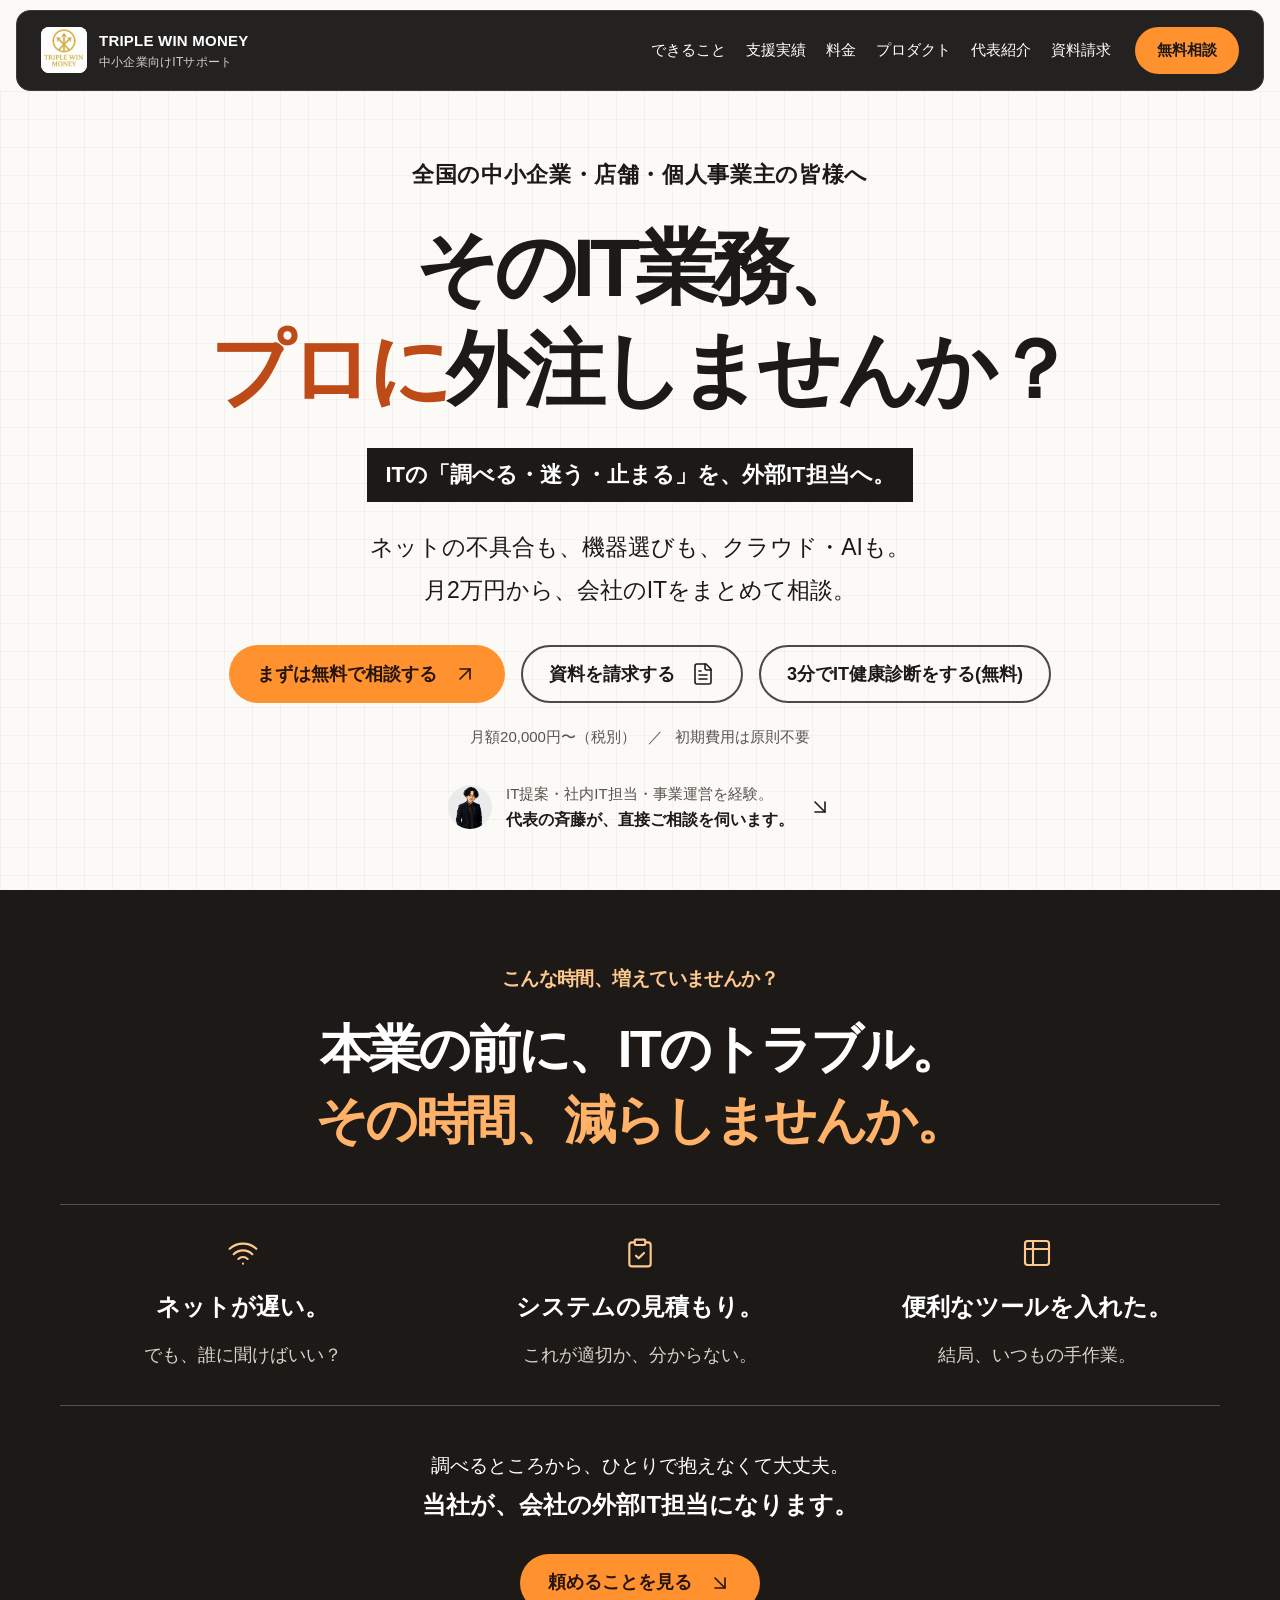
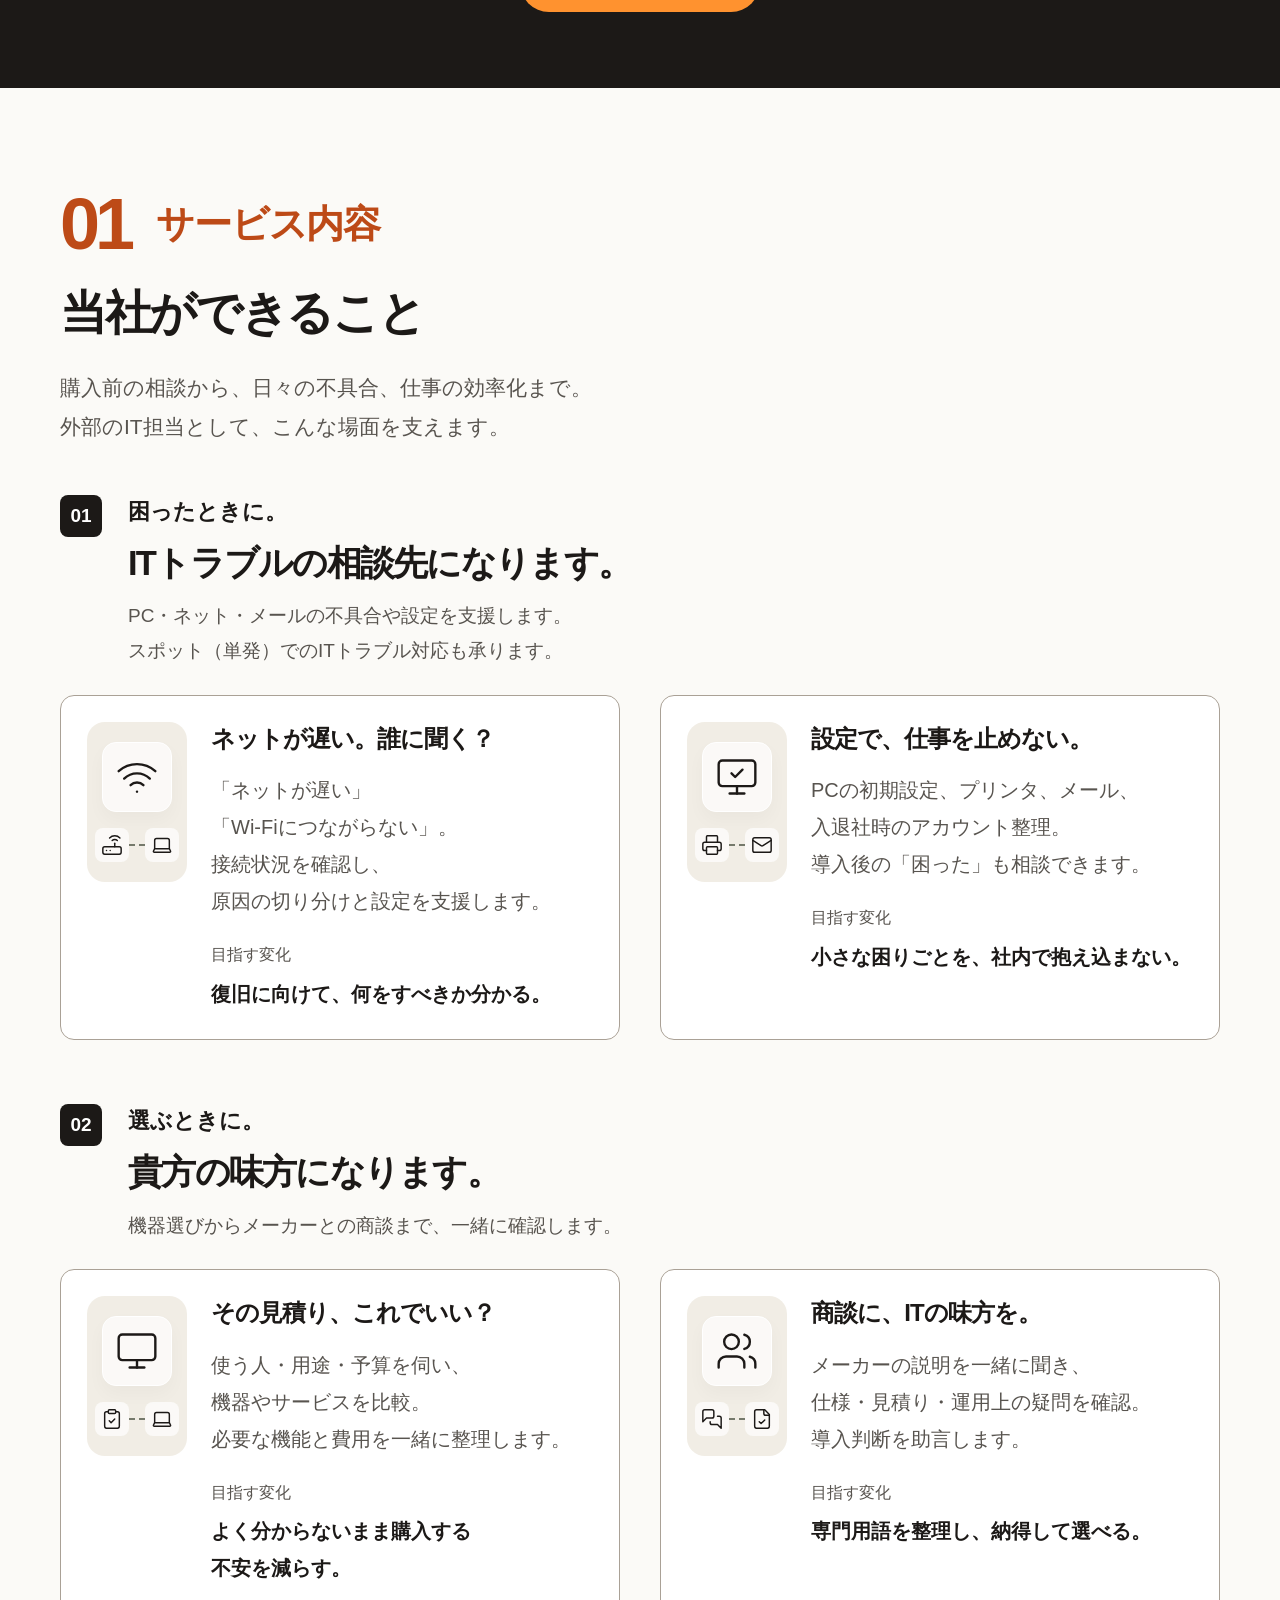
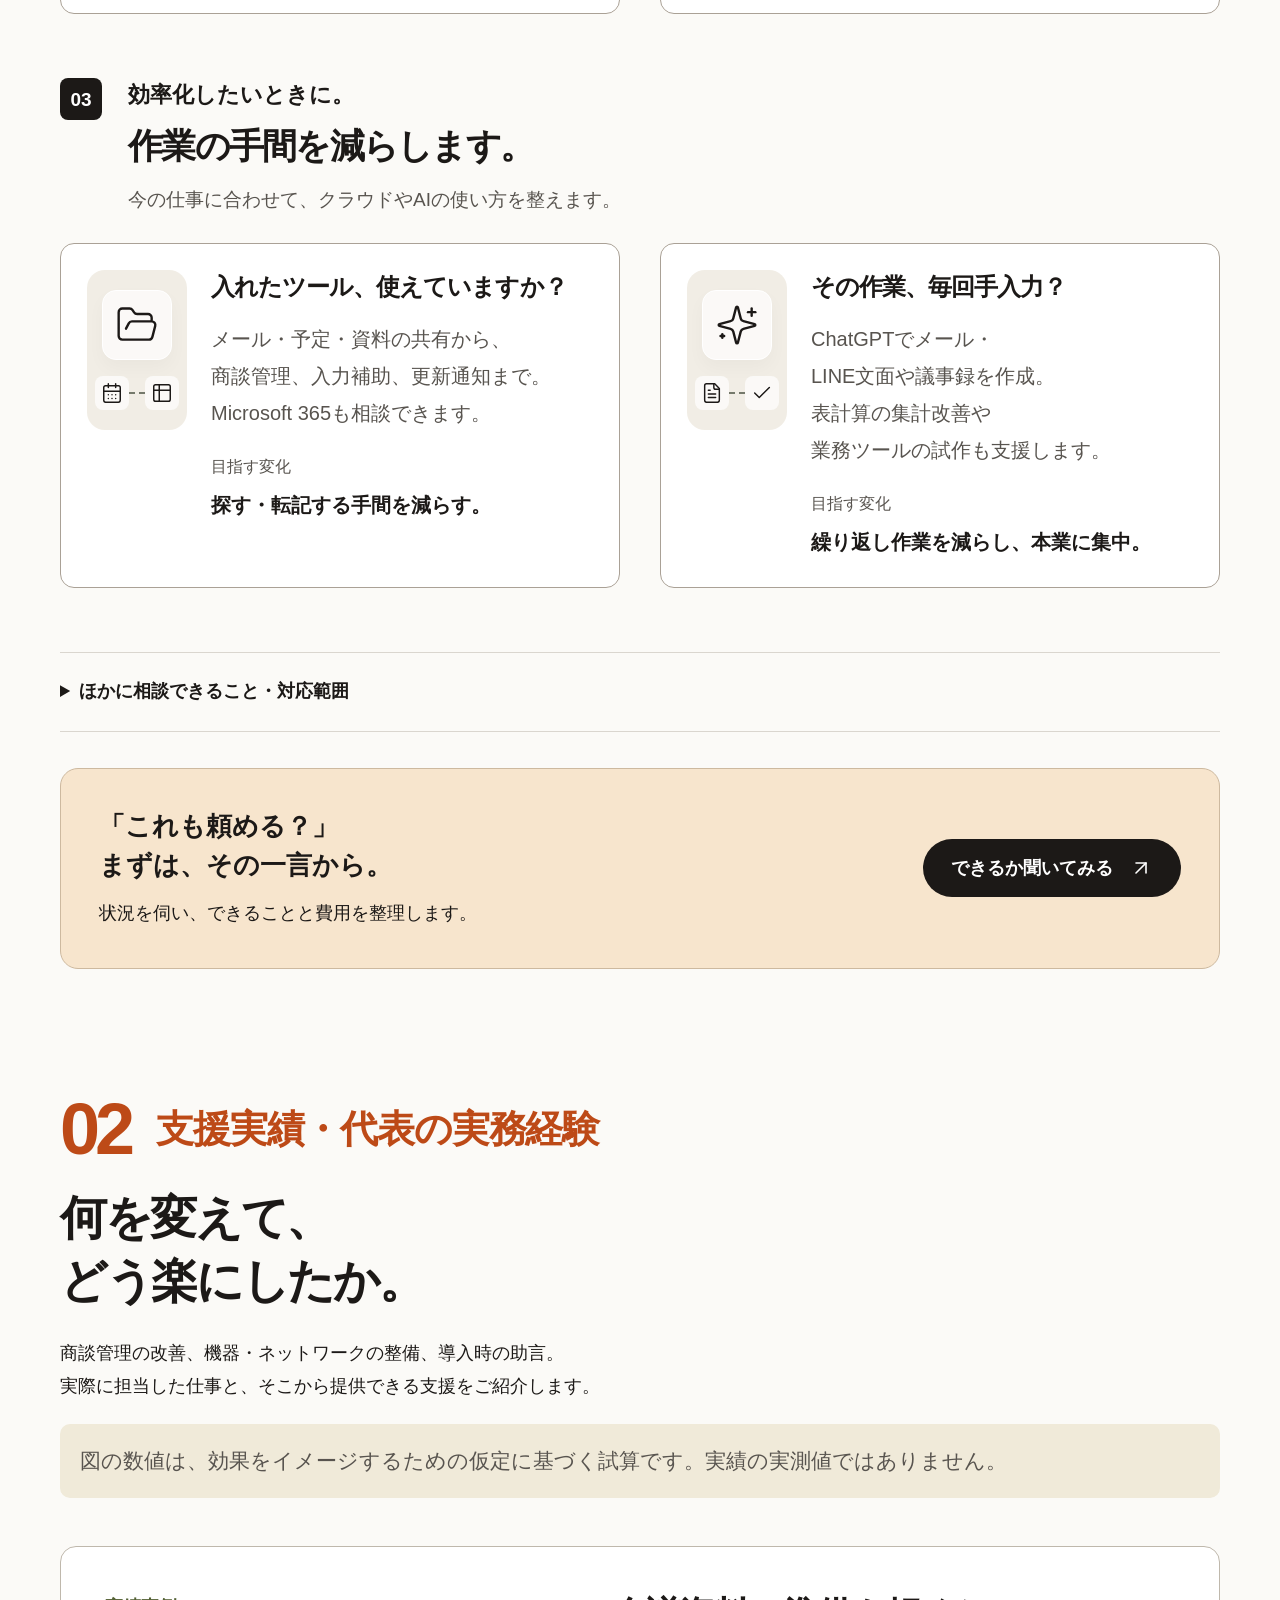
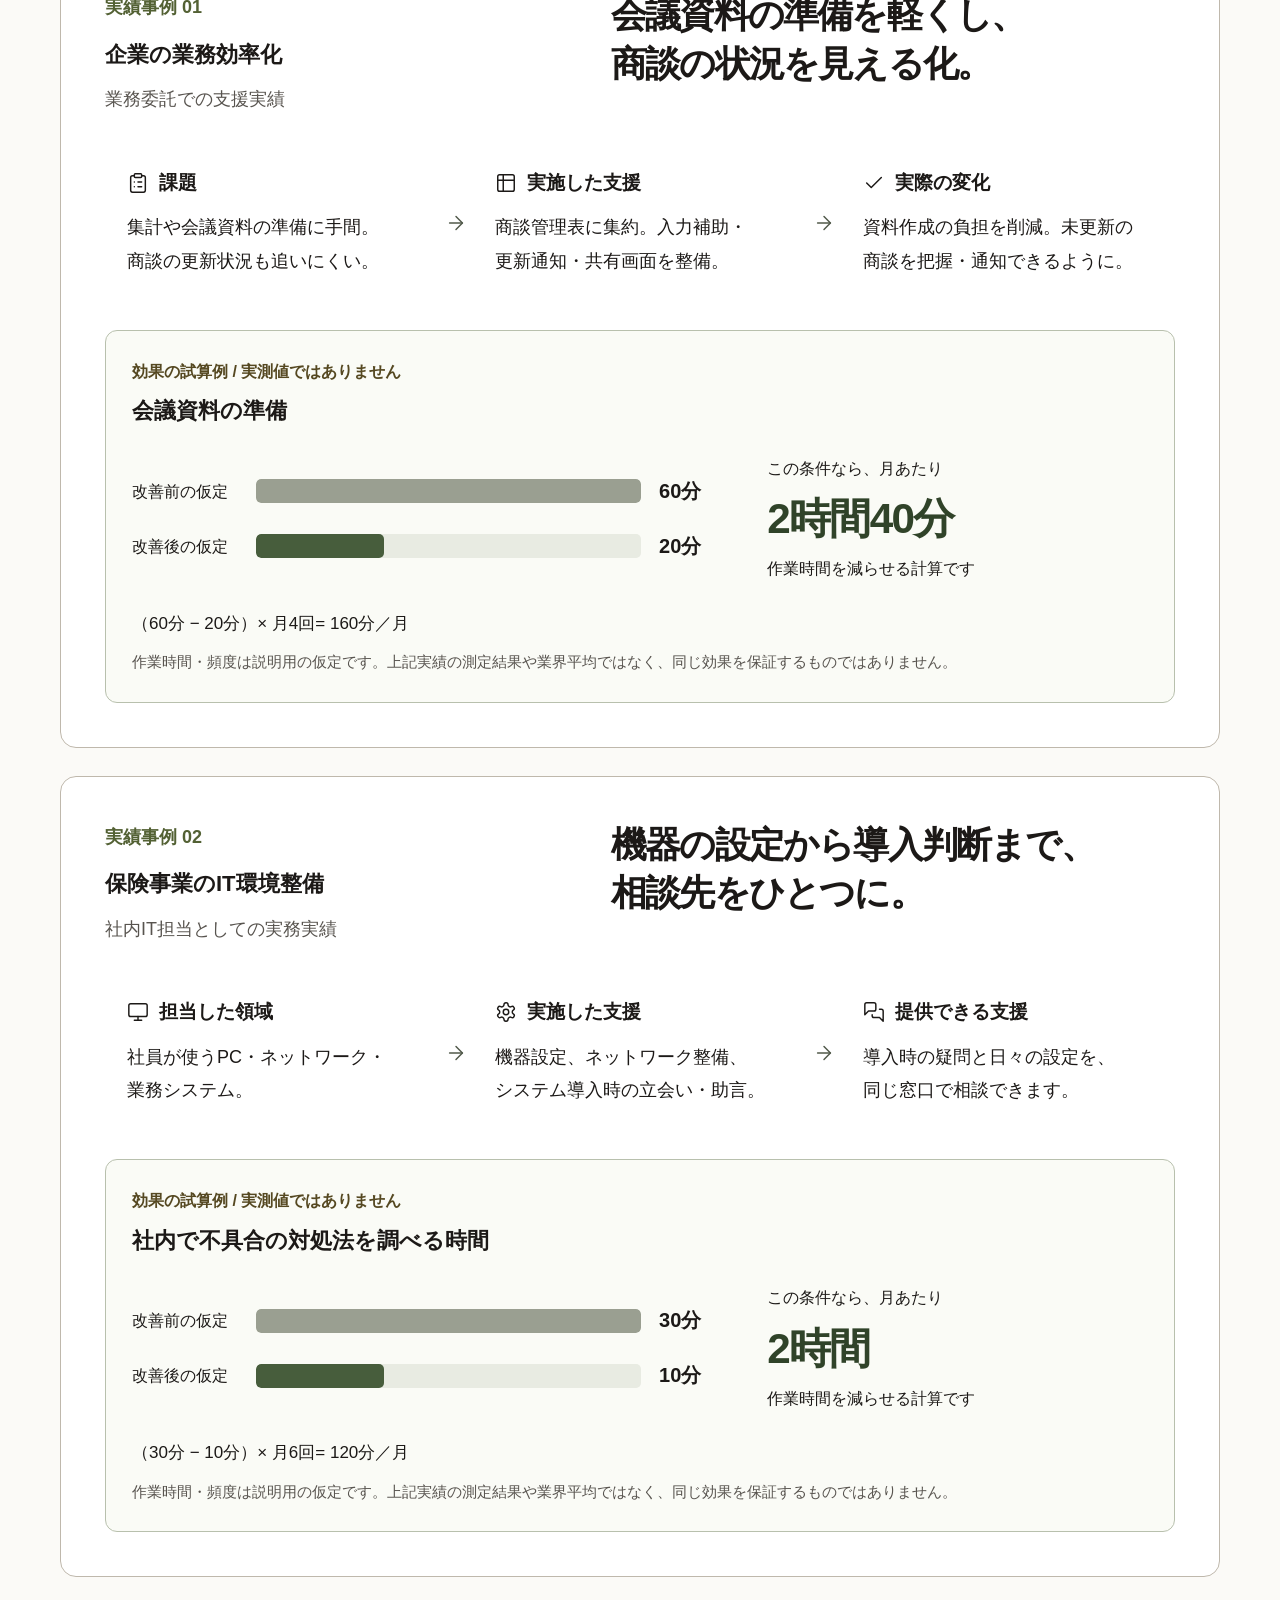
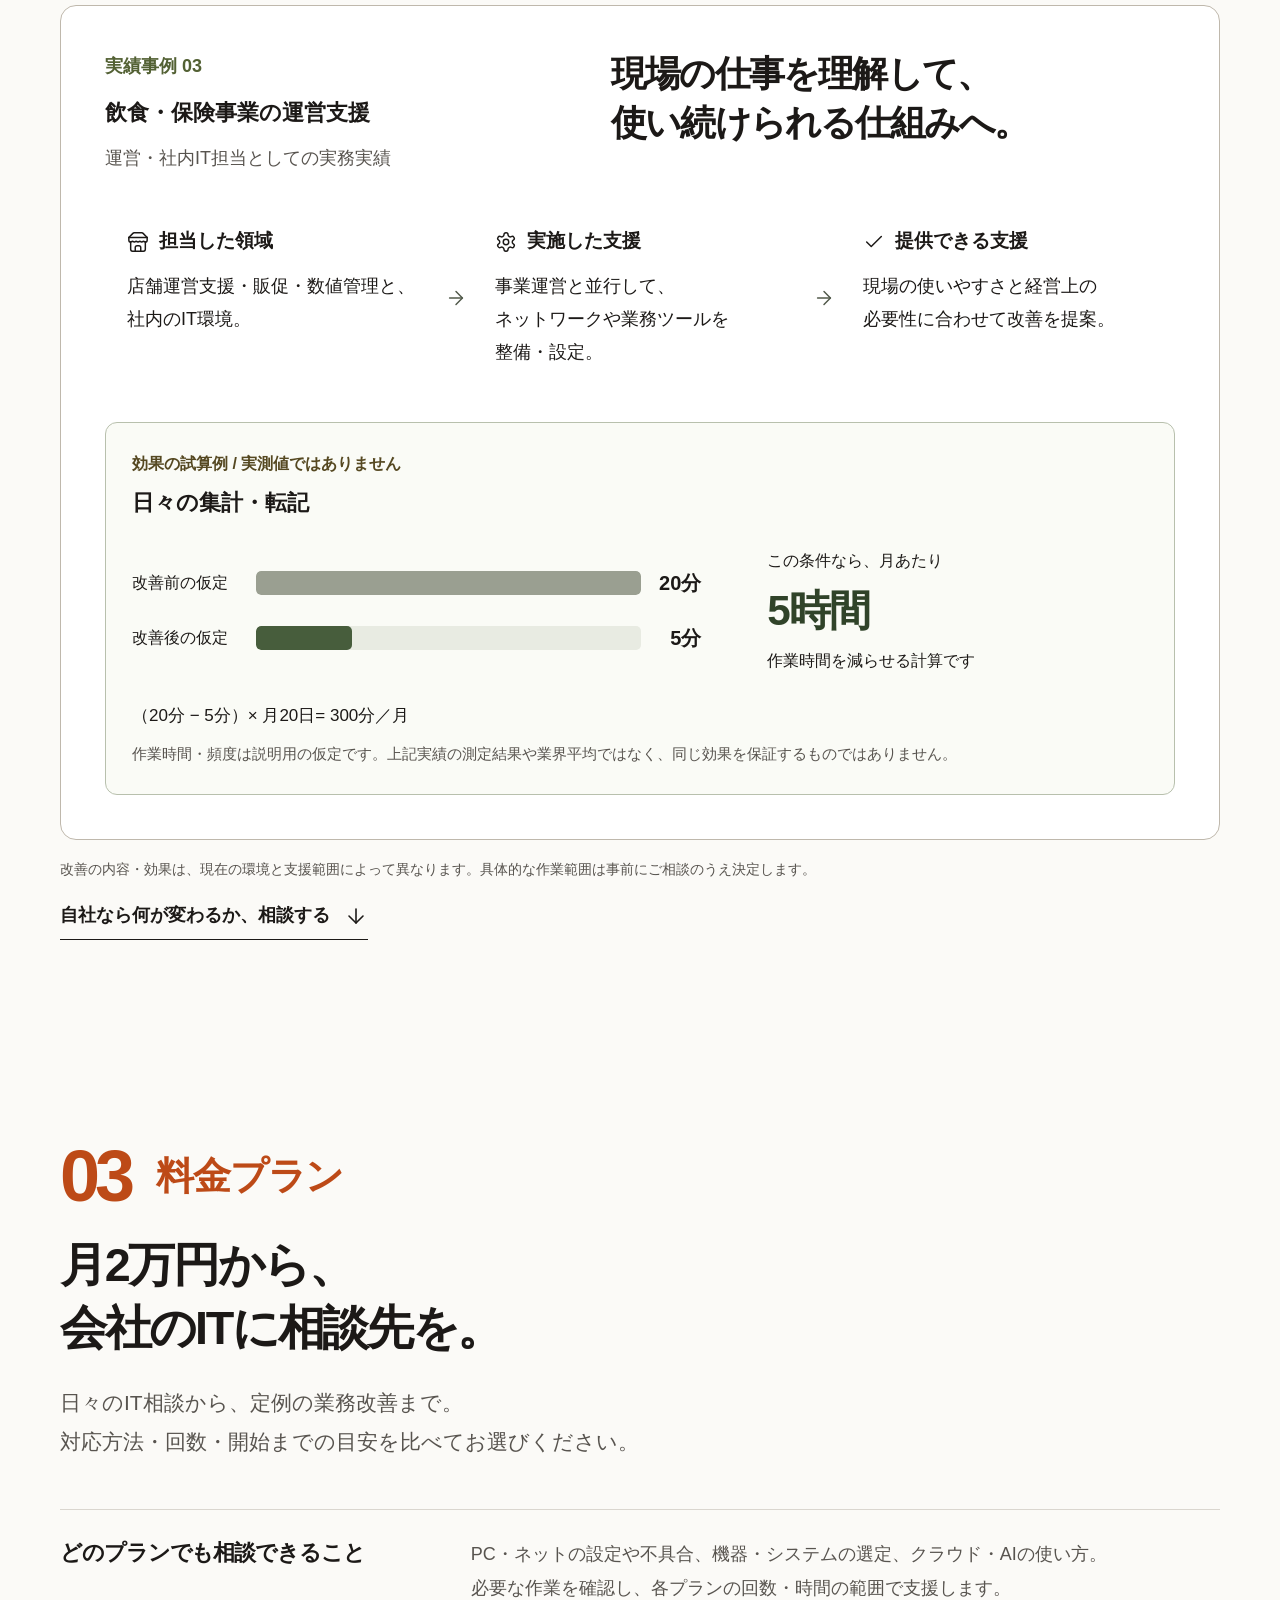
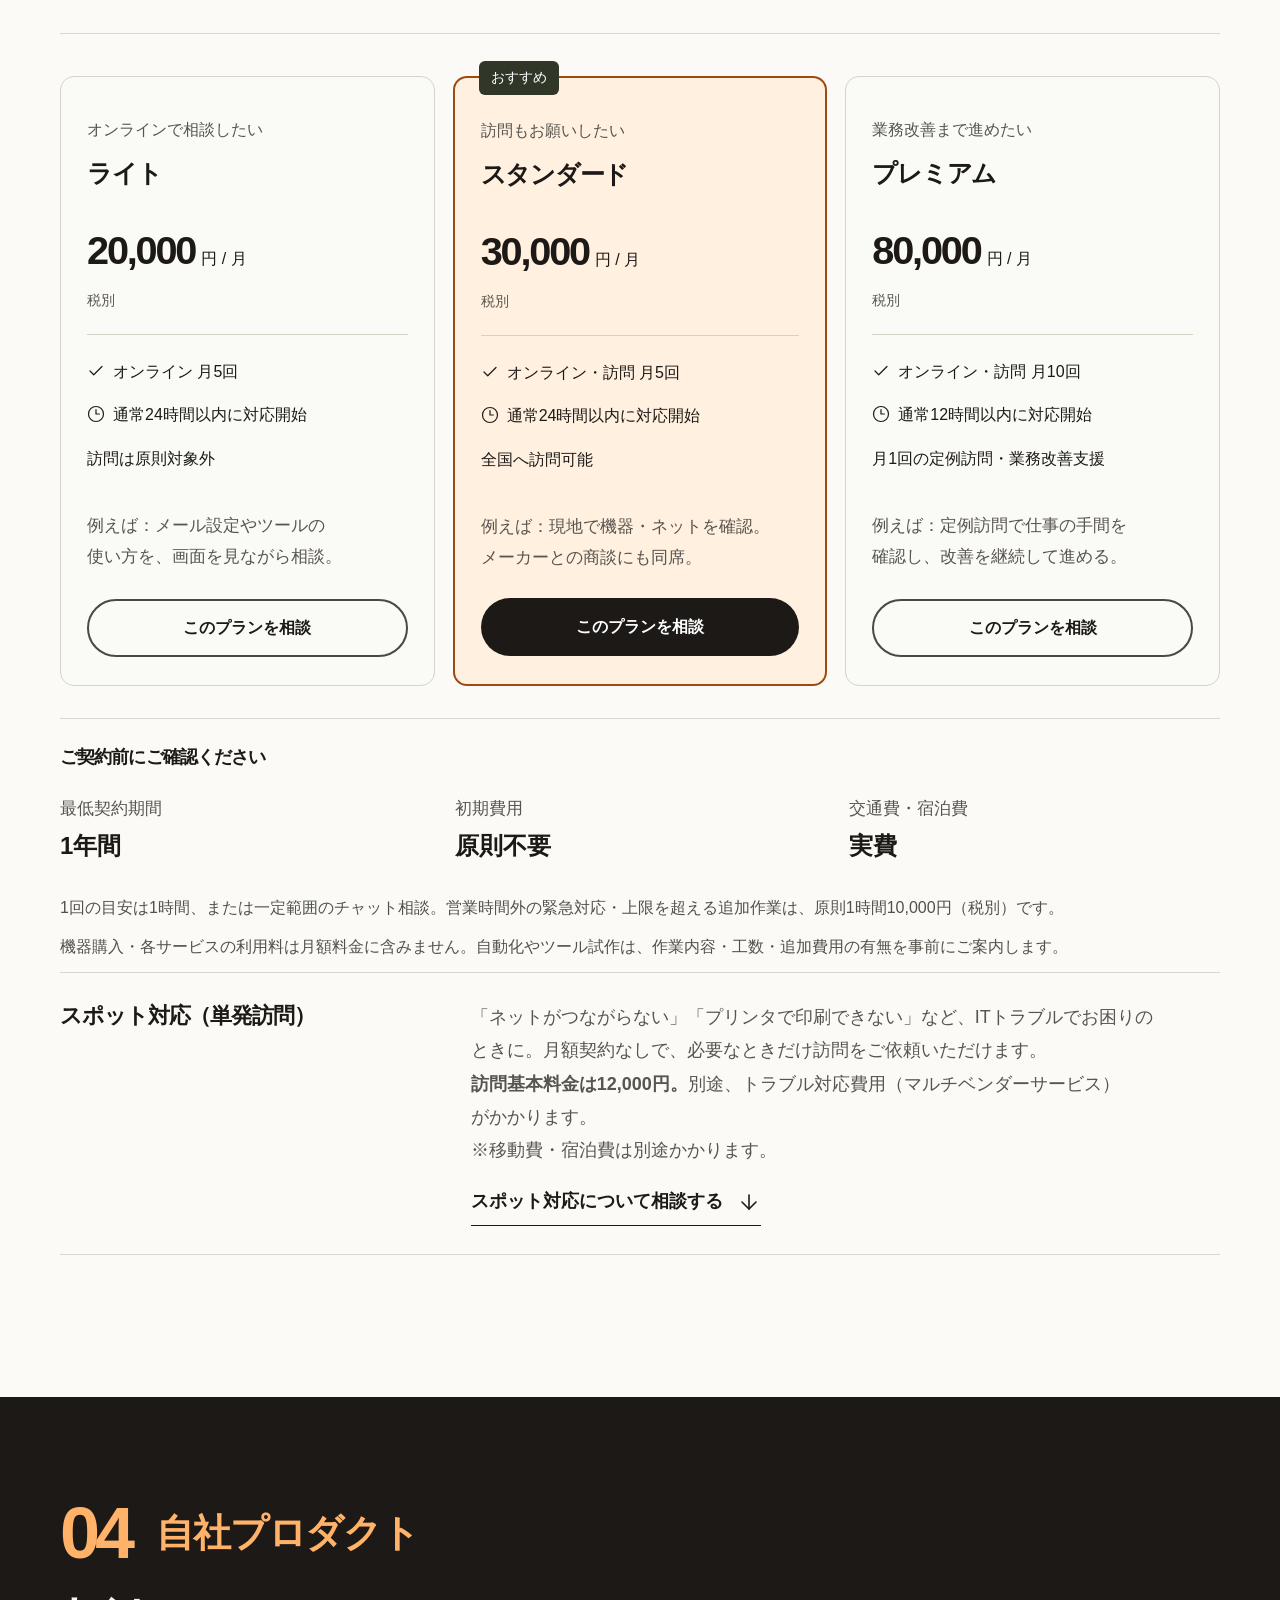
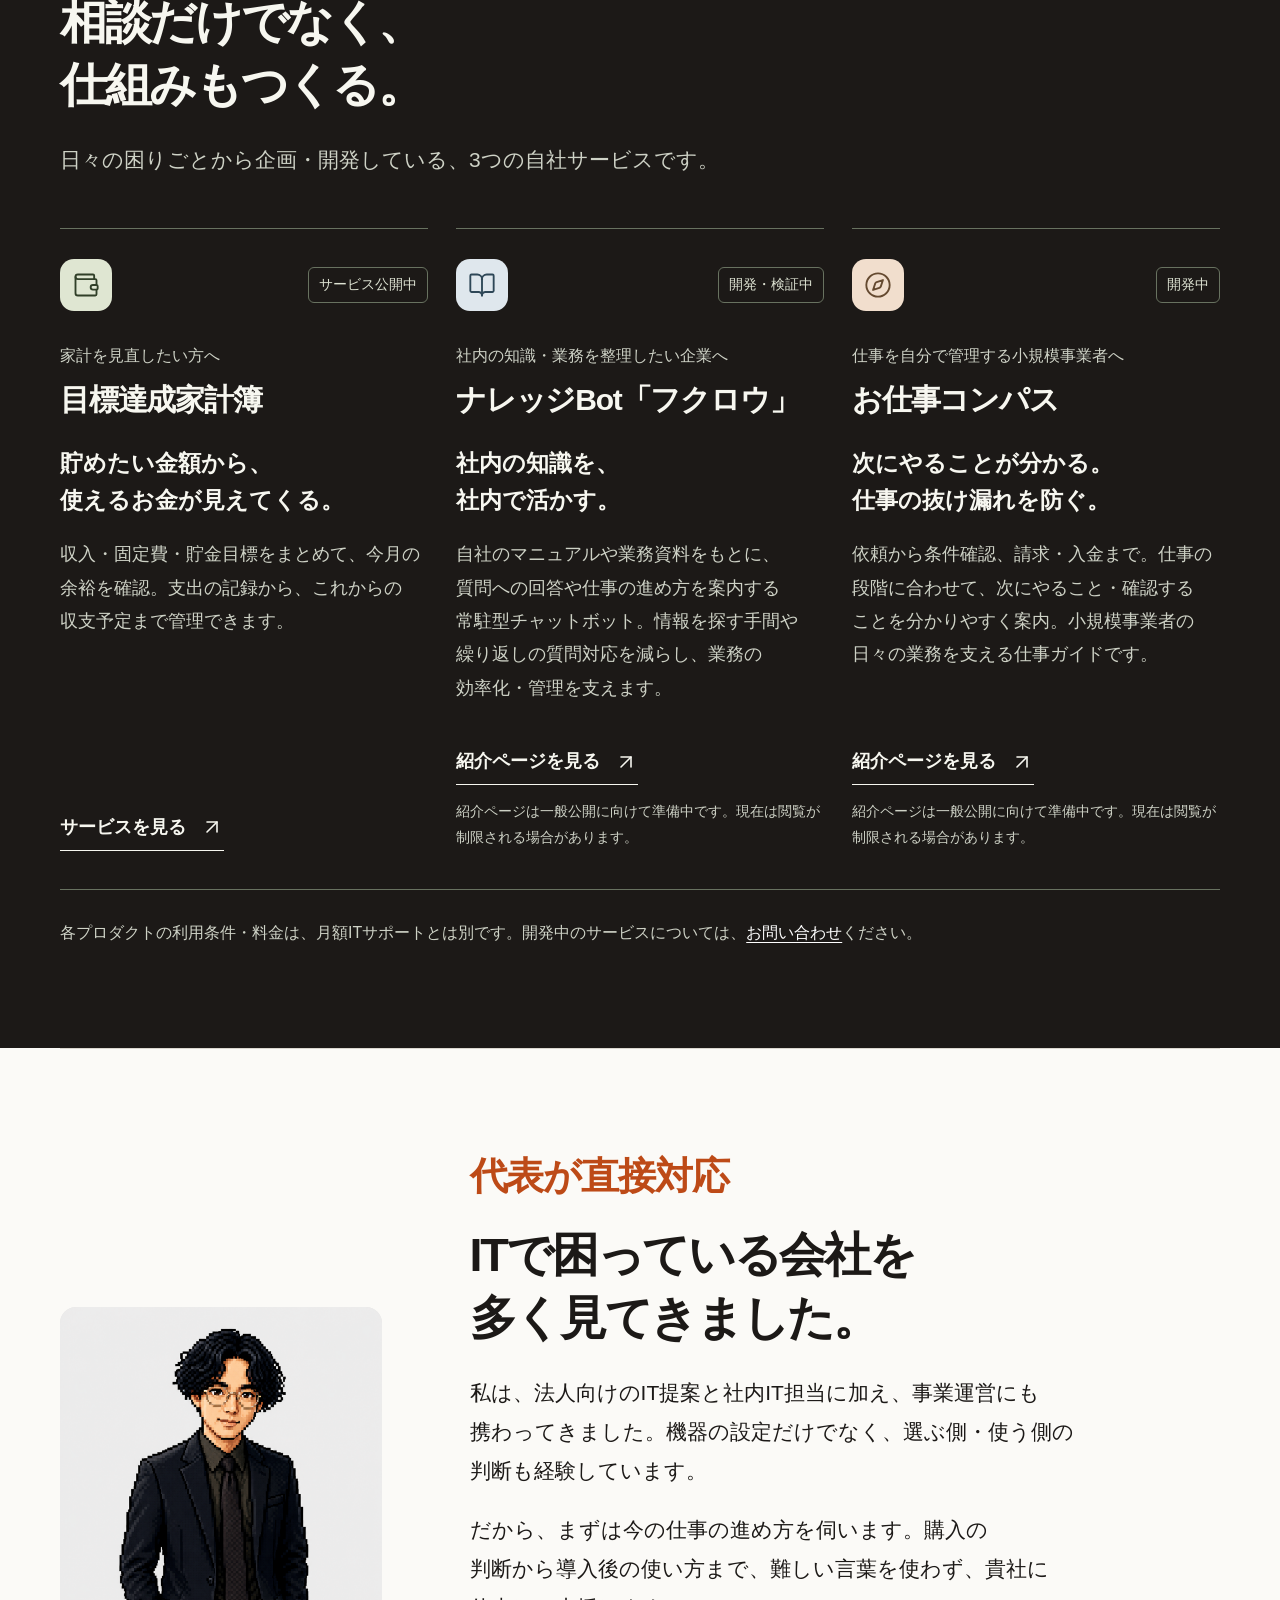
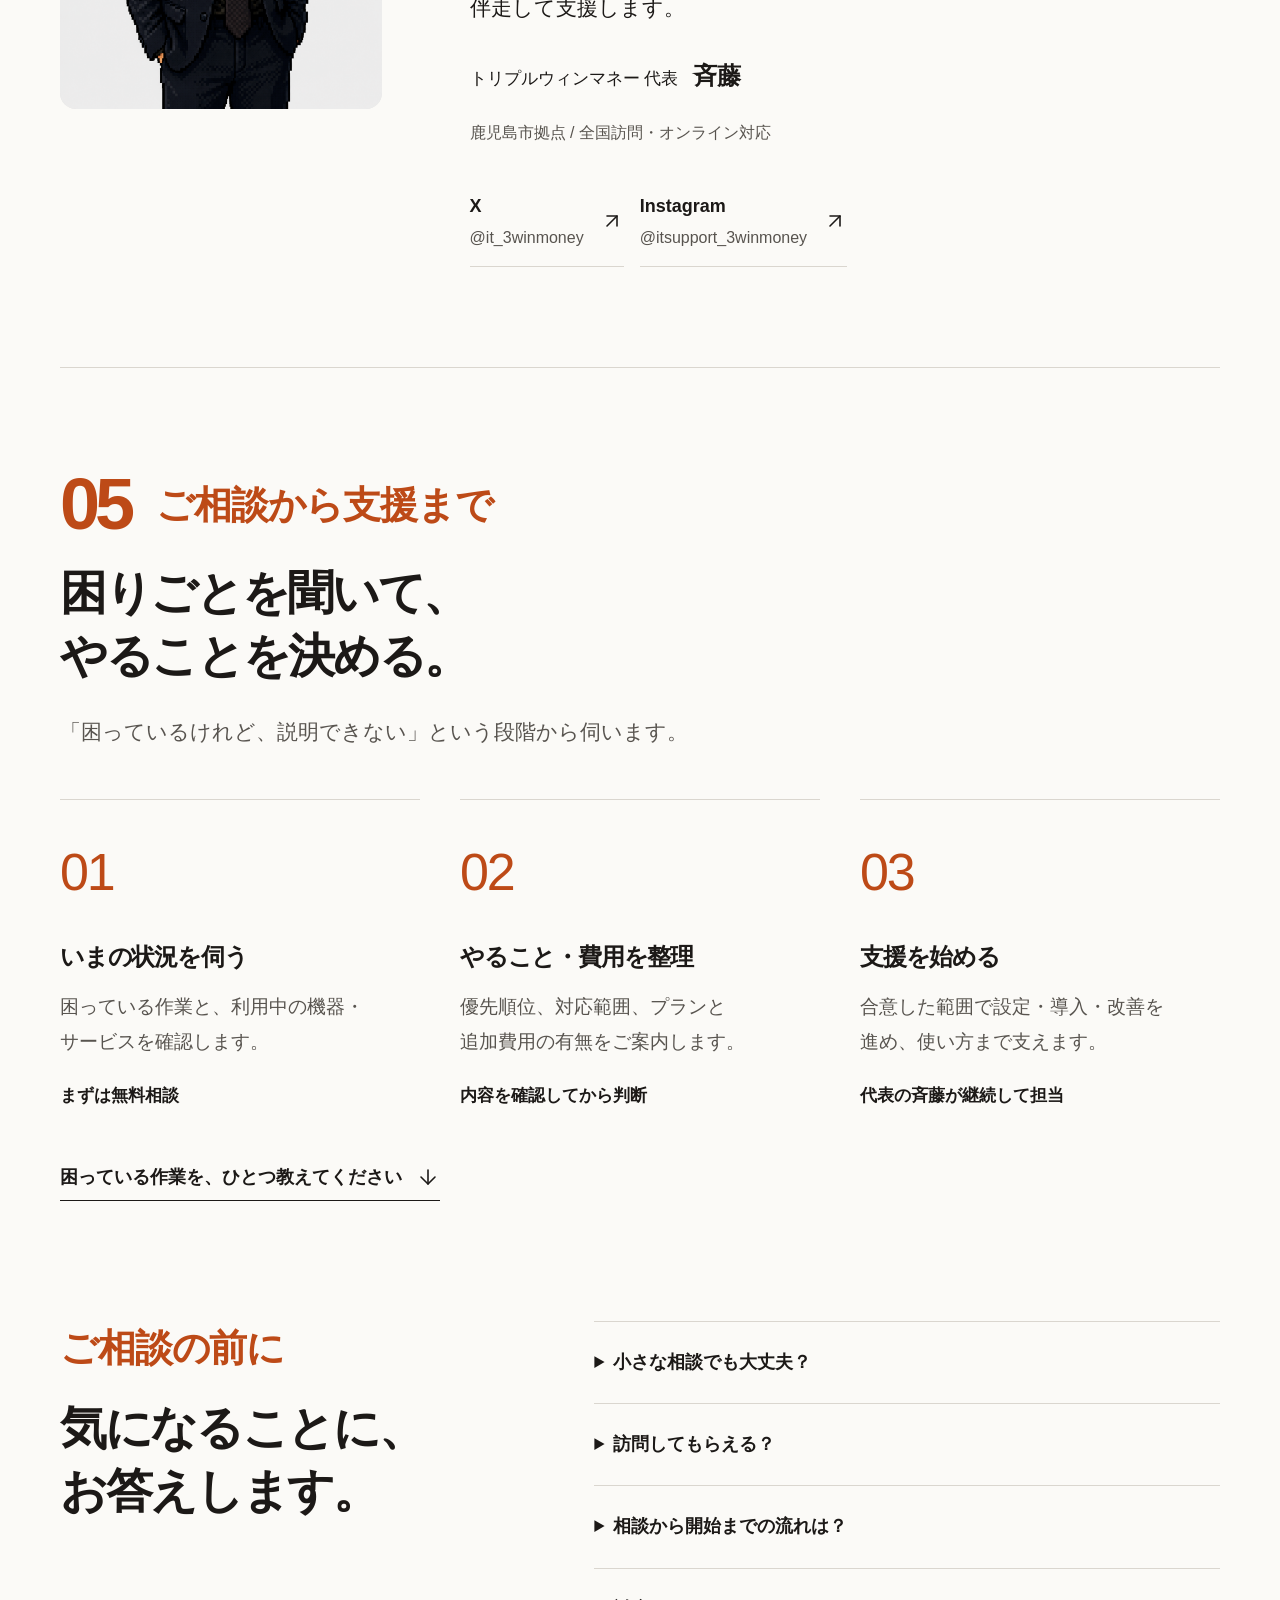
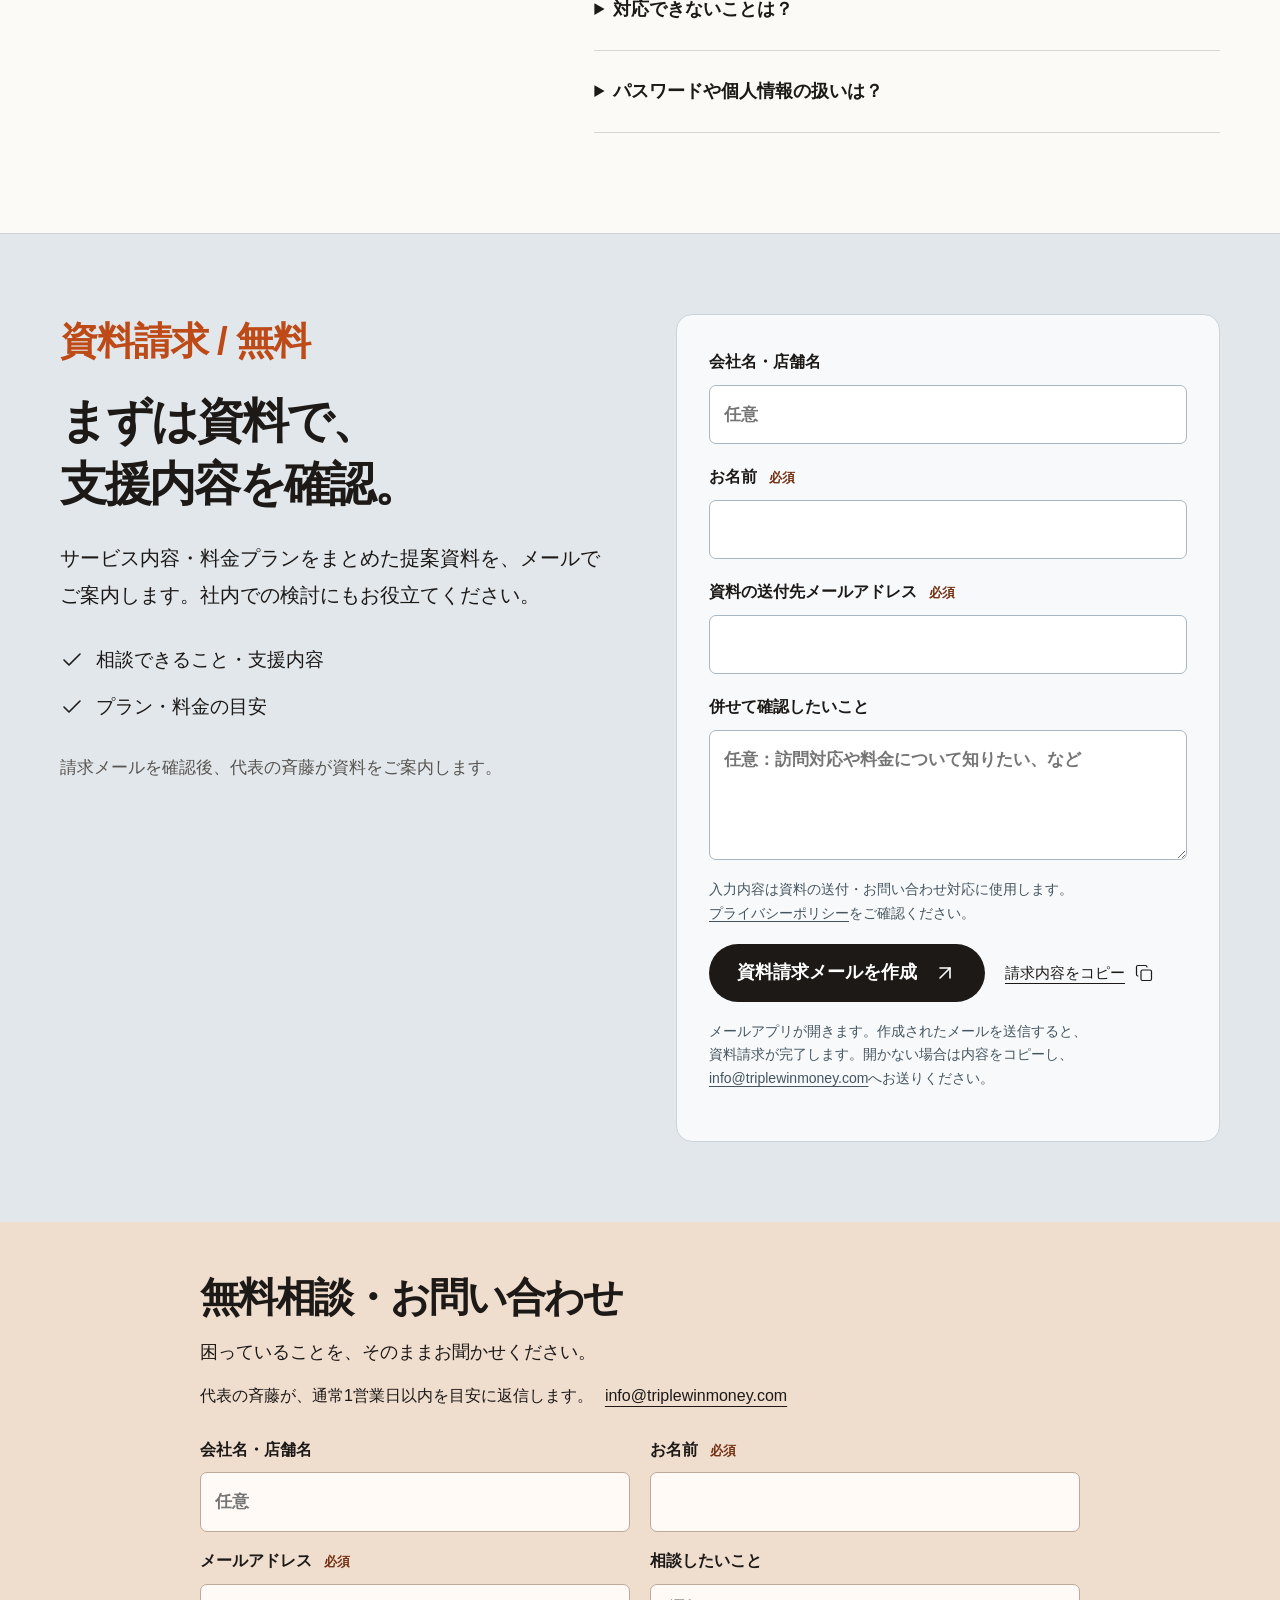
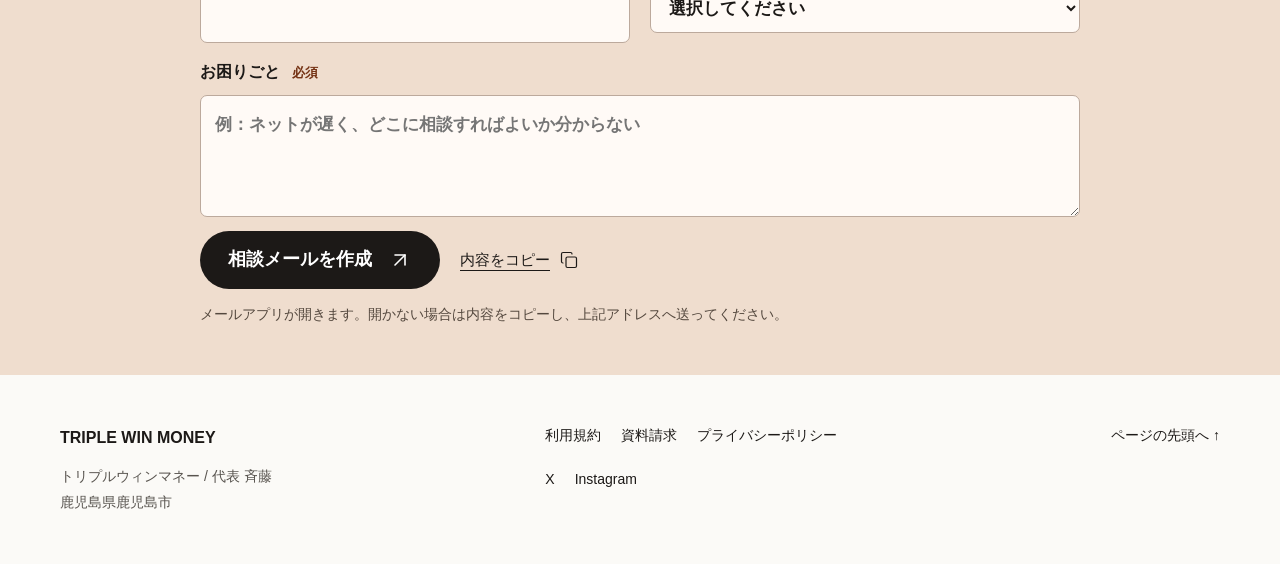
<file: index.html>
<!DOCTYPE html>
<html lang="ja">
<head>
  <meta charset="UTF-8">
  <meta name="viewport" content="width=device-width, initial-scale=1.0, viewport-fit=cover">
  <title>中小企業・店舗向けITサポート | トリプルウィンマネー</title>
  <meta name="description" content="月額2万円から頼める外部IT担当。鹿児島市を拠点に全国の中小企業・店舗・個人事業主へ、PC設定、Wi-Fi、プリンタ、メール、クラウド、AI活用まで分かりやすく支援します。">
  <meta name="format-detection" content="telephone=no">
  <meta name="theme-color" content="#f6f5f2">
  <meta property="og:type" content="website">
  <meta property="og:locale" content="ja_JP">
  <meta property="og:site_name" content="トリプルウィンマネー">
  <meta property="og:title" content="中小企業・店舗向けITサポート | トリプルウィンマネー">
  <meta property="og:description" content="月額2万円から頼める外部IT担当。PC・ネット・クラウド・AI活用まで、代表の斉藤が相談窓口として支援します。">
  <meta property="og:url" content="https://triplewinmoney.com/">
  <meta property="og:image" content="https://triplewinmoney.com/assets/logo-2026-gold.png">
  <link rel="canonical" href="https://triplewinmoney.com/">
  <link rel="icon" href="./assets/logo-2026-gold.png" type="image/png">
  <link rel="apple-touch-icon" href="./assets/logo-2026-gold.png">
  <link rel="manifest" href="./site.webmanifest">
  <link rel="stylesheet" href="./material.css?v=20261104-3">
  <script type="application/ld+json">
  {
    "@context": "https://schema.org",
    "@type": "ProfessionalService",
    "name": "トリプルウィンマネー",
    "url": "https://triplewinmoney.com/",
    "email": "info@triplewinmoney.com",
    "description": "中小企業・店舗・個人事業主向けITサポート",
    "founder": { "@type": "Person", "name": "斉藤" },
    "address": {
      "@type": "PostalAddress",
      "addressLocality": "鹿児島市",
      "addressRegion": "鹿児島県",
      "addressCountry": "JP"
    },
    "areaServed": "日本"
  }
  </script>
</head>
<body>
  <a class="skip-link" href="#main">本文へ移動</a>
  <header class="site-header" id="top">
    <a class="brand" href="#top" aria-label="トリプルウィンマネーのトップへ"><img src="./assets/logo-2026-gold.png" alt=""><span>TRIPLE WIN MONEY<small>中小企業向けITサポート</small></span></a>
    <nav aria-label="主要メニュー"><a href="#services">できること</a><a href="#cases">支援実績</a><a href="#pricing">料金</a><a href="#products">プロダクト</a><a href="#profile">代表紹介</a><a href="#documents">資料請求</a></nav>
    <a class="button button-dark header-cta" href="#contact">無料相談</a>
  </header>
  <main id="main">
    <section class="hero" aria-labelledby="hero-title">
      <p class="eyebrow"><span class="phrase">全国の中小企業・店舗・</span><span class="phrase">個人事業主の皆様へ</span></p>
      <h1 id="hero-title" class="typewriter" aria-label="そのIT業務、プロに外注しませんか？"><span class="typewriter-line" aria-hidden="true"><span class="typewriter-phrase">そのIT業務、</span></span><br><span class="typewriter-line" aria-hidden="true"><span class="typewriter-phrase hero-keyword">プロに</span><span class="typewriter-phrase">外注しませんか？</span></span></h1>
      <p class="hero-tagline">ITの「調べる・迷う・止まる」を、外部IT担当へ。</p>
      <p class="hero-description"><span class="phrase">ネットの不具合も、</span><span class="phrase">機器選びも、</span><span class="phrase">クラウド・AIも。</span><br><span class="phrase">月2万円から、</span><span class="phrase">会社のITをまとめて相談。</span></p>
      <div class="hero-actions"><a class="button button-primary" href="#contact">まずは無料で相談する<i data-lucide="arrow-up-right" aria-hidden="true"></i></a><a class="button button-outline" href="#documents">資料を請求する<i data-lucide="file-text" aria-hidden="true"></i></a><a class="button button-outline" href="./shindan.html">3分でIT健康診断をする(無料)</a></div>
      <p class="hero-note">月額20,000円〜（税別）<span>／</span>初期費用は原則不要</p>
      <a class="hero-person" href="#profile"><img src="./assets/representative-saito.png" alt="" width="44" height="44"><span>IT提案・社内IT担当・事業運営を経験。<strong>代表の斉藤が、直接ご相談を伺います。</strong></span><i data-lucide="arrow-down-right" aria-hidden="true"></i></a>
    </section>

    <section class="pain-band" aria-labelledby="pain-title">
      <div class="section pain-inner">
        <div class="section-heading"><p class="eyebrow">こんな時間、増えていませんか？</p><h2 id="pain-title"><span class="phrase">本業の前に、</span><span class="phrase">ITのトラブル。</span><br><span class="copy-highlight"><span class="phrase">その時間、</span><span class="phrase">減らしませんか。</span></span></h2></div>
        <ul class="pain-list">
          <li><i data-lucide="wifi" aria-hidden="true"></i><strong>ネットが遅い。</strong><span>でも、誰に聞けばいい？</span></li>
          <li><i data-lucide="clipboard-check" aria-hidden="true"></i><strong>システムの見積もり。</strong><span>これが適切か、分からない。</span></li>
          <li><i data-lucide="table-2" aria-hidden="true"></i><strong>便利なツールを入れた。</strong><span>結局、いつもの手作業。</span></li>
        </ul>
        <p class="pain-answer"><span class="phrase">調べるところから、</span><span class="phrase">ひとりで抱えなくて大丈夫。</span><br><strong><span class="phrase">当社が、</span><span class="phrase">会社の外部IT担当になります。</span></strong></p>
        <a class="button button-primary" href="#services">頼めることを見る<i data-lucide="arrow-down-right" aria-hidden="true"></i></a>
      </div>
    </section>

    <section class="section services" id="services" aria-labelledby="services-title">
      <div class="section-heading"><p class="eyebrow" data-step="01">サービス内容</p><h2 id="services-title">当社ができること</h2><p><span class="phrase">購入前の相談から、</span><span class="phrase">日々の不具合、</span><span class="phrase">仕事の効率化まで。</span><br><span class="phrase">外部のIT担当として、</span><span class="phrase">こんな場面を支えます。</span></p></div>
      <section class="support-stage" aria-labelledby="support-stage-01">
        <div class="support-stage-heading"><span class="stage-number" aria-hidden="true">01</span><div><p class="stage-when">困ったときに。</p><h3 id="support-stage-01"><span class="phrase">ITトラブルの</span><span class="phrase">相談先になります。</span></h3><p>PC・ネット・メールの不具合や設定を支援します。<br><span class="phrase">スポット（単発）での</span><span class="phrase">ITトラブル対応も承ります。</span></p></div></div>
        <div class="service-columns support-catalog">
          <article id="daily">
          <div class="support-scene scene-sage" aria-hidden="true"><div class="scene-main"><i data-lucide="wifi"></i></div><div class="scene-tools"><i data-lucide="router"></i><span></span><i data-lucide="laptop"></i></div></div>
          <div class="support-copy"><h4><span class="phrase">ネットが遅い。</span><span class="phrase">誰に聞く？</span></h4><p><span class="phrase">「ネットが遅い」</span><span class="phrase">「Wi-Fiにつながらない」。</span><span class="phrase">接続状況を確認し、</span><span class="phrase">原因の切り分けと設定を</span><span class="phrase">支援します。</span></p>
          <p class="support-effect"><span>目指す変化</span>復旧に向けて、何をすべきか分かる。</p></div>
        </article>
          <article id="setup">
          <div class="support-scene scene-sage" aria-hidden="true"><div class="scene-main"><i data-lucide="monitor-check"></i></div><div class="scene-tools"><i data-lucide="printer"></i><span></span><i data-lucide="mail"></i></div></div>
          <div class="support-copy"><h4><span class="phrase">設定で、</span><span class="phrase">仕事を止めない。</span></h4><p><span class="phrase">PCの初期設定、</span><span class="phrase">プリンタ、メール、</span><span class="phrase">入退社時のアカウント整理。</span><span class="phrase">導入後の「困った」も</span><span class="phrase">相談できます。</span></p>
          <p class="support-effect"><span>目指す変化</span>小さな困りごとを、社内で抱え込まない。</p></div>
        </article>
        </div>
      </section>
      <section class="support-stage" aria-labelledby="support-stage-02">
        <div class="support-stage-heading"><span class="stage-number" aria-hidden="true">02</span><div><p class="stage-when">選ぶときに。</p><h3 id="support-stage-02"><span class="phrase">貴方の味方になります。</span></h3><p>機器選びからメーカーとの商談まで、一緒に確認します。</p></div></div>
        <div class="service-columns support-catalog">
          <article id="purchase">
          <div class="support-scene scene-blue" aria-hidden="true"><div class="scene-main"><i data-lucide="monitor"></i></div><div class="scene-tools"><i data-lucide="clipboard-check"></i><span></span><i data-lucide="laptop"></i></div></div>
          <div class="support-copy"><h4><span class="phrase">その見積り、</span><span class="phrase">これでいい？</span></h4><p><span class="phrase">使う人・用途・予算を伺い、</span><span class="phrase">機器やサービスを比較。</span><span class="phrase">必要な機能と費用を</span><span class="phrase">一緒に整理します。</span></p>
          <p class="support-effect"><span>目指す変化</span>よく分からないまま購入する不安を減らす。</p></div>
        </article>
          <article id="meeting">
          <div class="support-scene scene-sand" aria-hidden="true"><div class="scene-main"><i data-lucide="users"></i></div><div class="scene-tools"><i data-lucide="messages-square"></i><span></span><i data-lucide="file-check"></i></div></div>
          <div class="support-copy"><h4><span class="phrase">商談に、</span><span class="phrase">ITの味方を。</span></h4><p><span class="phrase">メーカーの説明を一緒に聞き、</span><span class="phrase">仕様・見積り・</span><span class="phrase">運用上の疑問を確認。</span><span class="phrase">導入判断を助言します。</span></p>
          <p class="support-effect"><span>目指す変化</span>専門用語を整理し、納得して選べる。</p></div>
        </article>
        </div>
      </section>
      <section class="support-stage" aria-labelledby="support-stage-03">
        <div class="support-stage-heading"><span class="stage-number" aria-hidden="true">03</span><div><p class="stage-when">効率化したいときに。</p><h3 id="support-stage-03"><span class="phrase">作業の手間を減らします。</span></h3><p>今の仕事に合わせて、クラウドやAIの使い方を整えます。</p></div></div>
        <div class="service-columns support-catalog">
          <article id="workspace">
          <div class="support-scene scene-blue" aria-hidden="true"><div class="scene-main"><i data-lucide="folder-open"></i></div><div class="scene-tools"><i data-lucide="calendar-days"></i><span></span><i data-lucide="table-2"></i></div></div>
          <div class="support-copy"><h4><span class="phrase">入れたツール、</span><span class="phrase">使えていますか？</span></h4><p><span class="phrase">メール・予定・資料の共有から、</span><span class="phrase">商談管理、入力補助、</span><span class="phrase">更新通知まで。</span><span class="phrase">Microsoft 365も</span><span class="phrase">相談できます。</span></p>
          <p class="support-effect"><span>目指す変化</span>探す・転記する手間を減らす。</p></div>
        </article>
          <article id="ai">
          <div class="support-scene scene-sand" aria-hidden="true"><div class="scene-main"><i data-lucide="sparkles"></i></div><div class="scene-tools"><i data-lucide="file-text"></i><span></span><i data-lucide="check"></i></div></div>
          <div class="support-copy"><h4><span class="phrase">その作業、</span><span class="phrase">毎回手入力？</span></h4><p><span class="phrase">ChatGPTでメール・</span><span class="phrase">LINE文面や議事録を作成。</span><span class="phrase">表計算の集計改善や</span><span class="phrase">業務ツールの試作も</span><span class="phrase">支援します。</span></p>
          <p class="support-effect"><span>目指す変化</span>繰り返し作業を減らし、本業に集中。</p></div>
        </article>
        </div>
      </section>
      <details class="service-details"><summary>ほかに相談できること・対応範囲</summary><p>スマホ設定、データ移行、Zoom、SNS・MEO活用、バックアップ、マニュアル作成など。業務改善・自動化・ツール試作は、内容と工数を確認して対応範囲をご案内します。高度なシステム開発は対象外です。</p><p>機器・各サービスの契約やライセンス費用は別途必要です。</p></details>
      <div class="service-invitation"><p><strong>「これも頼める？」<br>まずは、その一言から。</strong><span>状況を伺い、できることと費用を整理します。</span></p><a class="button button-dark" href="#contact">できるか聞いてみる<i data-lucide="arrow-up-right" aria-hidden="true"></i></a></div>
    </section>

    <section class="section cases" id="cases" aria-labelledby="cases-title">
      <div class="section-heading"><p class="eyebrow" data-step="02">支援実績・代表の実務経験</p><h2 id="cases-title"><span class="phrase">何を変えて、</span><br><span class="phrase">どう楽にしたか。</span></h2><p>商談管理の改善、機器・ネットワークの整備、導入時の助言。<br>実際に担当した仕事と、そこから提供できる支援をご紹介します。</p><p class="case-sample-notice">図の数値は、効果をイメージするための仮定に基づく試算です。実績の実測値ではありません。</p></div>
      <div class="case-list">
        <article class="case-feature case-visual" aria-labelledby="case-01-title">
          <div class="case-feature-heading"><p class="case-index">実績事例 01</p><p class="case-label">企業の業務効率化<span>業務委託での支援実績</span></p><h3 id="case-01-title"><span class="phrase">会議資料の</span><span class="phrase">準備を軽くし、</span><br><span class="phrase">商談の状況を</span><span class="phrase">見える化。</span></h3></div>
          <ol class="case-flow" aria-label="事例01の支援の流れ">
            <li><div class="flow-heading"><i data-lucide="clipboard-list" aria-hidden="true"></i><h4>課題</h4></div><p>集計や会議資料の準備に手間。商談の更新状況も追いにくい。</p><i class="flow-arrow" data-lucide="arrow-right" aria-hidden="true"></i></li>
            <li><div class="flow-heading"><i data-lucide="table-2" aria-hidden="true"></i><h4>実施した支援</h4></div><p>商談管理表に集約。入力補助・更新通知・共有画面を整備。</p><i class="flow-arrow" data-lucide="arrow-right" aria-hidden="true"></i></li>
            <li><div class="flow-heading"><i data-lucide="check" aria-hidden="true"></i><h4>実際の変化</h4></div><p>資料作成の負担を削減。未更新の商談を把握・通知できるように。</p></li>
          </ol>
          <figure class="effect-sample" aria-labelledby="sample-01-caption">
            <figcaption id="sample-01-caption"><span class="sample-label">効果の試算例 / 実測値ではありません</span><strong>会議資料の準備</strong></figcaption>
            <div class="sample-content">
              <div class="sample-chart" aria-label="仮定した作業時間の比較">
                <div class="sample-bar-row"><span>改善前の仮定</span><div class="sample-bar-track" aria-hidden="true"><span class="sample-bar-before" style="width:100%"></span></div><strong>60分</strong></div>
                <div class="sample-bar-row"><span>改善後の仮定</span><div class="sample-bar-track" aria-hidden="true"><span class="sample-bar-after" style="width:33.33333333333333%"></span></div><strong>20分</strong></div>
              </div>
              <p class="sample-result"><span>この条件なら、月あたり</span><strong>2時間40分</strong><span>作業時間を減らせる計算です</span></p>
            </div>
            <p class="sample-formula"><span class="phrase">（60分 − 20分）</span><span class="phrase">× 月4回</span><span class="phrase"> = 160分／月</span></p>
            <p class="sample-note">作業時間・頻度は説明用の仮定です。上記実績の測定結果や業界平均ではなく、同じ効果を保証するものではありません。</p>
          </figure>
        </article>
        <article class="case-feature case-visual" aria-labelledby="case-02-title">
          <div class="case-feature-heading"><p class="case-index">実績事例 02</p><p class="case-label">保険事業のIT環境整備<span>社内IT担当としての実務実績</span></p><h3 id="case-02-title"><span class="phrase">機器の設定から</span><span class="phrase">導入判断まで、</span><br><span class="phrase">相談先をひとつに。</span></h3></div>
          <ol class="case-flow" aria-label="事例02の支援の流れ">
            <li><div class="flow-heading"><i data-lucide="monitor" aria-hidden="true"></i><h4>担当した領域</h4></div><p>社員が使うPC・ネットワーク・業務システム。</p><i class="flow-arrow" data-lucide="arrow-right" aria-hidden="true"></i></li>
            <li><div class="flow-heading"><i data-lucide="settings" aria-hidden="true"></i><h4>実施した支援</h4></div><p>機器設定、ネットワーク整備、システム導入時の立会い・助言。</p><i class="flow-arrow" data-lucide="arrow-right" aria-hidden="true"></i></li>
            <li><div class="flow-heading"><i data-lucide="messages-square" aria-hidden="true"></i><h4>提供できる支援</h4></div><p>導入時の疑問と日々の設定を、同じ窓口で相談できます。</p></li>
          </ol>
          <figure class="effect-sample" aria-labelledby="sample-02-caption">
            <figcaption id="sample-02-caption"><span class="sample-label">効果の試算例 / 実測値ではありません</span><strong>社内で不具合の対処法を調べる時間</strong></figcaption>
            <div class="sample-content">
              <div class="sample-chart" aria-label="仮定した作業時間の比較">
                <div class="sample-bar-row"><span>改善前の仮定</span><div class="sample-bar-track" aria-hidden="true"><span class="sample-bar-before" style="width:100%"></span></div><strong>30分</strong></div>
                <div class="sample-bar-row"><span>改善後の仮定</span><div class="sample-bar-track" aria-hidden="true"><span class="sample-bar-after" style="width:33.33333333333333%"></span></div><strong>10分</strong></div>
              </div>
              <p class="sample-result"><span>この条件なら、月あたり</span><strong>2時間</strong><span>作業時間を減らせる計算です</span></p>
            </div>
            <p class="sample-formula"><span class="phrase">（30分 − 10分）</span><span class="phrase">× 月6回</span><span class="phrase"> = 120分／月</span></p>
            <p class="sample-note">作業時間・頻度は説明用の仮定です。上記実績の測定結果や業界平均ではなく、同じ効果を保証するものではありません。</p>
          </figure>
        </article>
        <article class="case-feature case-visual" aria-labelledby="case-03-title">
          <div class="case-feature-heading"><p class="case-index">実績事例 03</p><p class="case-label">飲食・保険事業の運営支援<span>運営・社内IT担当としての実務実績</span></p><h3 id="case-03-title"><span class="phrase">現場の仕事を理解して、</span><br><span class="phrase">使い続けられる</span><span class="phrase">仕組みへ。</span></h3></div>
          <ol class="case-flow" aria-label="事例03の支援の流れ">
            <li><div class="flow-heading"><i data-lucide="store" aria-hidden="true"></i><h4>担当した領域</h4></div><p>店舗運営支援・販促・数値管理と、社内のIT環境。</p><i class="flow-arrow" data-lucide="arrow-right" aria-hidden="true"></i></li>
            <li><div class="flow-heading"><i data-lucide="settings" aria-hidden="true"></i><h4>実施した支援</h4></div><p>事業運営と並行して、ネットワークや業務ツールを整備・設定。</p><i class="flow-arrow" data-lucide="arrow-right" aria-hidden="true"></i></li>
            <li><div class="flow-heading"><i data-lucide="check" aria-hidden="true"></i><h4>提供できる支援</h4></div><p>現場の使いやすさと経営上の必要性に合わせて改善を提案。</p></li>
          </ol>
          <figure class="effect-sample" aria-labelledby="sample-03-caption">
            <figcaption id="sample-03-caption"><span class="sample-label">効果の試算例 / 実測値ではありません</span><strong>日々の集計・転記</strong></figcaption>
            <div class="sample-content">
              <div class="sample-chart" aria-label="仮定した作業時間の比較">
                <div class="sample-bar-row"><span>改善前の仮定</span><div class="sample-bar-track" aria-hidden="true"><span class="sample-bar-before" style="width:100%"></span></div><strong>20分</strong></div>
                <div class="sample-bar-row"><span>改善後の仮定</span><div class="sample-bar-track" aria-hidden="true"><span class="sample-bar-after" style="width:25%"></span></div><strong>5分</strong></div>
              </div>
              <p class="sample-result"><span>この条件なら、月あたり</span><strong>5時間</strong><span>作業時間を減らせる計算です</span></p>
            </div>
            <p class="sample-formula"><span class="phrase">（20分 − 5分）</span><span class="phrase">× 月20日</span><span class="phrase"> = 300分／月</span></p>
            <p class="sample-note">作業時間・頻度は説明用の仮定です。上記実績の測定結果や業界平均ではなく、同じ効果を保証するものではありません。</p>
          </figure>
        </article>
      </div>
      <p class="fine-print">改善の内容・効果は、現在の環境と支援範囲によって異なります。具体的な作業範囲は事前にご相談のうえ決定します。</p>
      <a class="text-link" href="#contact">自社なら何が変わるか、相談する<i data-lucide="arrow-down" aria-hidden="true"></i></a>
    </section>

    <section class="section pricing" id="pricing" aria-labelledby="pricing-title">
      <div class="section-heading"><p class="eyebrow" data-step="03">料金プラン</p><h2 id="pricing-title"><span class="phrase">月2万円から、</span><br><span class="phrase">会社のITに</span><span class="phrase">相談先を。</span></h2><p>日々のIT相談から、定例の業務改善まで。<br>対応方法・回数・開始までの目安を比べてお選びください。</p></div>
      <div class="plan-scope"><h3>どのプランでも相談できること</h3><p>PC・ネットの設定や不具合、機器・システムの選定、クラウド・AIの使い方。<br>必要な作業を確認し、各プランの回数・時間の範囲で支援します。</p></div>
      <div class="pricing-grid">
        <article class="price-card"><p class="plan-for">オンラインで相談したい</p><h3>ライト</h3><p class="price">20,000<span>円 / 月</span></p><p class="tax">税別</p><ul><li><i data-lucide="check" aria-hidden="true"></i>オンライン 月5回</li><li><i data-lucide="clock-3" aria-hidden="true"></i>通常24時間以内に対応開始</li><li>訪問は原則対象外</li></ul><p class="plan-example">例えば：メール設定やツールの使い方を、画面を見ながら相談。</p><a class="button button-outline" href="#contact">このプランを相談</a></article>
        <article class="price-card featured"><p class="plan-badge">おすすめ</p><p class="plan-for">訪問もお願いしたい</p><h3>スタンダード</h3><p class="price">30,000<span>円 / 月</span></p><p class="tax">税別</p><ul><li><i data-lucide="check" aria-hidden="true"></i>オンライン・訪問 月5回</li><li><i data-lucide="clock-3" aria-hidden="true"></i>通常24時間以内に対応開始</li><li>全国へ訪問可能</li></ul><p class="plan-example">例えば：現地で機器・ネットを確認。メーカーとの商談にも同席。</p><a class="button button-dark" href="#contact">このプランを相談</a></article>
        <article class="price-card"><p class="plan-for">業務改善まで進めたい</p><h3>プレミアム</h3><p class="price">80,000<span>円 / 月</span></p><p class="tax">税別</p><ul><li><i data-lucide="check" aria-hidden="true"></i>オンライン・訪問 月10回</li><li><i data-lucide="clock-3" aria-hidden="true"></i>通常12時間以内に対応開始</li><li>月1回の定例訪問・業務改善支援</li></ul><p class="plan-example">例えば：定例訪問で仕事の手間を確認し、改善を継続して進める。</p><a class="button button-outline" href="#contact">このプランを相談</a></article>
      </div>
      <div class="contract-note"><h3>ご契約前にご確認ください</h3><ul class="contract-facts"><li><span>最低契約期間</span><strong>1年間</strong></li><li><span>初期費用</span><strong>原則不要</strong></li><li><span>交通費・宿泊費</span><strong>実費</strong></li></ul><p>1回の目安は1時間、または一定範囲のチャット相談。営業時間外の緊急対応・上限を超える追加作業は、原則1時間10,000円（税別）です。</p><p>機器購入・各サービスの利用料は月額料金に含みません。自動化やツール試作は、作業内容・工数・追加費用の有無を事前にご案内します。</p></div>
      <section class="plan-scope" id="spot-pricing" aria-labelledby="spot-pricing-title">
        <h3 id="spot-pricing-title">スポット対応（単発訪問）</h3>
        <div>
          <p>「ネットがつながらない」「プリンタで印刷できない」など、ITトラブルでお困りのときに。月額契約なしで、必要なときだけ訪問をご依頼いただけます。</p>
          <p><strong>訪問基本料金は12,000円。</strong>別途、トラブル対応費用（マルチベンダーサービス）がかかります。</p>
          <p>※移動費・宿泊費は別途かかります。</p>
          <a class="text-link" href="#contact">スポット対応について相談する<i data-lucide="arrow-down" aria-hidden="true"></i></a>
        </div>
      </section>
    </section>

    <section class="products-band" id="products" aria-labelledby="products-title">
      <div class="section products-inner">
        <div class="section-heading"><p class="eyebrow" data-step="04">自社プロダクト</p><h2 id="products-title"><span class="phrase">相談だけでなく、</span><br><span class="phrase">仕組みもつくる。</span></h2><p>日々の困りごとから企画・開発している、3つの自社サービスです。</p></div>
        <div class="product-grid">
          <article class="product-card"><div class="product-top"><i data-lucide="wallet" aria-hidden="true"></i><span class="product-state">サービス公開中</span></div><p class="product-audience">家計を見直したい方へ</p><h3>目標達成家計簿</h3><p class="product-value"><span class="phrase">貯めたい金額から、</span><br><span class="phrase">使えるお金が</span><span class="phrase">見えてくる。</span></p><p>収入・固定費・貯金目標をまとめて、今月の余裕を確認。支出の記録から、これからの収支予定まで管理できます。</p><a class="text-link" href="https://goal-kakeibo.pages.dev/" target="_blank" rel="noopener noreferrer">サービスを見る<i data-lucide="arrow-up-right" aria-hidden="true"></i><span class="visually-hidden">（新しいタブで開きます）</span></a></article>
          <article class="product-card"><div class="product-top"><i data-lucide="book-open" aria-hidden="true"></i><span class="product-state">開発・検証中</span></div><p class="product-audience">社内の知識・業務を整理したい企業へ</p><h3><span class="phrase">ナレッジBot</span><span class="phrase">「フクロウ」</span></h3><p class="product-value">社内の知識を、<br>社内で活かす。</p><p>自社のマニュアルや業務資料をもとに、質問への回答や仕事の進め方を案内する常駐型チャットボット。情報を探す手間や繰り返しの質問対応を減らし、業務の効率化・管理を支えます。</p><a class="text-link" href="https://fukuro-service.s-shimon.chatgpt.site/" target="_blank" rel="noopener noreferrer">紹介ページを見る<i data-lucide="arrow-up-right" aria-hidden="true"></i><span class="visually-hidden">（新しいタブで開きます）</span></a><p class="product-access">紹介ページは一般公開に向けて準備中です。現在は閲覧が制限される場合があります。</p></article>
          <article class="product-card"><div class="product-top"><i data-lucide="compass" aria-hidden="true"></i><span class="product-state">開発中</span></div><p class="product-audience">仕事を自分で管理する小規模事業者へ</p><h3>お仕事コンパス</h3><p class="product-value"><span class="phrase">次にやることが</span><span class="phrase">分かる。</span><br><span class="phrase">仕事の抜け漏れを</span><span class="phrase">防ぐ。</span></p><p>依頼から条件確認、請求・入金まで。仕事の段階に合わせて、次にやること・確認することを分かりやすく案内。小規模事業者の日々の業務を支える仕事ガイドです。</p><a class="text-link" href="https://oshigoto-compass-service.s-shimon.chatgpt.site/" target="_blank" rel="noopener noreferrer">紹介ページを見る<i data-lucide="arrow-up-right" aria-hidden="true"></i><span class="visually-hidden">（新しいタブで開きます）</span></a><p class="product-access">紹介ページは一般公開に向けて準備中です。現在は閲覧が制限される場合があります。</p></article>
        </div>
        <p class="products-note">各プロダクトの利用条件・料金は、月額ITサポートとは別です。開発中のサービスについては、<a href="#contact">お問い合わせ</a>ください。</p>
      </div>
    </section>

    <section class="section profile" id="profile" aria-labelledby="profile-title">
      <figure class="profile-photo"><img src="./assets/representative-saito.png" alt="代表 斉藤のイラスト" loading="lazy"></figure>
      <div><p class="eyebrow">代表が直接対応</p><h2 id="profile-title"><span class="phrase">ITで困っている</span><span class="phrase">会社を</span><br><span class="phrase">多く見てきました。</span></h2><p>私は、法人向けのIT提案と社内IT担当に加え、事業運営にも携わってきました。機器の設定だけでなく、選ぶ側・使う側の判断も経験しています。</p><p>だから、まずは今の仕事の進め方を伺います。購入の判断から導入後の使い方まで、難しい言葉を使わず、貴社に伴走して支援します。</p><p class="profile-name">トリプルウィンマネー 代表 <strong>斉藤</strong></p><p class="profile-location">鹿児島市拠点 / 全国訪問・オンライン対応</p>
        <nav class="social-links" aria-label="公式SNS">
          <a href="https://x.com/it_3winmoney" target="_blank" rel="noopener noreferrer"><span><strong>X</strong><span>@it_3winmoney</span></span><i data-lucide="arrow-up-right" aria-hidden="true"></i><span class="visually-hidden">（新しいタブで開きます）</span></a>
          <a href="https://www.instagram.com/itsupport_3winmoney/" target="_blank" rel="noopener noreferrer"><span><strong>Instagram</strong><span>@itsupport_3winmoney</span></span><i data-lucide="arrow-up-right" aria-hidden="true"></i><span class="visually-hidden">（新しいタブで開きます）</span></a>
        </nav>
      </div>
    </section>

    <section class="section process" id="process" aria-labelledby="process-title">
      <div class="section-heading"><p class="eyebrow" data-step="05">ご相談から支援まで</p><h2 id="process-title"><span class="phrase">困りごとを聞いて、</span><br><span class="phrase">やることを決める。</span></h2><p>「困っているけれど、説明できない」という段階から伺います。</p></div>
      <ol class="process-list">
        <li><span class="process-number">01</span><h3>いまの状況を伺う</h3><p>困っている作業と、利用中の機器・サービスを確認します。</p><strong>まずは無料相談</strong></li>
        <li><span class="process-number">02</span><h3>やること・費用を整理</h3><p>優先順位、対応範囲、プランと追加費用の有無をご案内します。</p><strong>内容を確認してから判断</strong></li>
        <li><span class="process-number">03</span><h3>支援を始める</h3><p>合意した範囲で設定・導入・改善を進め、使い方まで支えます。</p><strong>代表の斉藤が継続して担当</strong></li>
      </ol>
      <a class="text-link" href="#contact">困っている作業を、ひとつ教えてください<i data-lucide="arrow-down" aria-hidden="true"></i></a>
    </section>

    <section class="section faq" id="faq" aria-labelledby="faq-title">
      <div class="section-heading"><p class="eyebrow">ご相談の前に</p><h2 id="faq-title"><span class="phrase">気になることに、</span><br><span class="phrase">お答えします。</span></h2></div>
      <div class="faq-list">
        <details><summary>小さな相談でも大丈夫？</summary><p>大丈夫です。小規模企業・店舗・個人事業主の方が対象です。「印刷できない」「メールを設定したい」といった相談からお受けします。</p></details>
        <details><summary>訪問してもらえる？</summary><p>スタンダード・プレミアムは全国訪問に対応。日程と内容を事前に調整し、交通費・宿泊費は実費でご負担いただきます。</p></details>
        <details><summary>相談から開始までの流れは？</summary><p>無料相談 → 状況確認 → プラン・対応範囲のご案内 → 支援開始。利用中の機器やサービスと、困っていることを伺います。事前の資料作成は不要です。</p></details>
        <details><summary>対応できないことは？</summary><p>高度なシステム開発、24時間365日の緊急駆けつけ、専門的なサーバー保守、違法・不正アクセスに関わる作業は対象外です。</p></details>
        <details><summary>パスワードや個人情報の扱いは？</summary><p>共有は必要最小限にし、パスワードはできるだけお客様自身で入力いただきます。AIに入力する情報も、事前に確認します。詳しくは<a href="./privacy.html">プライバシーポリシー</a>をご確認ください。</p></details>
      </div>
    </section>

    <section class="documents-band" id="documents" aria-labelledby="documents-title">
      <div class="documents-layout">
        <div class="documents-copy">
          <p class="eyebrow">資料請求 / 無料</p>
          <h2 id="documents-title"><span class="phrase">まずは資料で、</span><br><span class="phrase">支援内容を確認。</span></h2>
          <p>サービス内容・料金プランをまとめた提案資料を、メールでご案内します。社内での検討にもお役立てください。</p>
          <ul class="document-topics"><li><i data-lucide="check" aria-hidden="true"></i>相談できること・支援内容</li><li><i data-lucide="check" aria-hidden="true"></i>プラン・料金の目安</li></ul>
          <p class="document-delivery">請求メールを確認後、代表の斉藤が資料をご案内します。</p>
        </div>
        <form class="contact-form document-form" id="document-request-form" data-recipient="info@triplewinmoney.com" novalidate>
          <label class="full">会社名・店舗名<input type="text" name="company" autocomplete="organization" placeholder="任意"></label>
          <label class="full">お名前 <span>必須</span><input type="text" name="name" autocomplete="name" required></label>
          <label class="full">資料の送付先メールアドレス <span>必須</span><input type="email" name="email" autocomplete="email" required></label>
          <label class="full">併せて確認したいこと<textarea name="message" rows="3" placeholder="任意：訪問対応や料金について知りたい、など"></textarea></label>
          <p class="form-meta">入力内容は資料の送付・お問い合わせ対応に使用します。<a href="./privacy.html">プライバシーポリシー</a>をご確認ください。</p>
          <div class="form-actions"><button class="button button-dark" type="submit">資料請求メールを作成<i data-lucide="arrow-up-right" aria-hidden="true"></i></button><button class="copy-button" type="button" id="copy-document-request">請求内容をコピー<i data-lucide="copy" aria-hidden="true"></i></button></div>
          <p class="form-meta">メールアプリが開きます。作成されたメールを送信すると、資料請求が完了します。開かない場合は内容をコピーし、<a href="mailto:info@triplewinmoney.com">info@triplewinmoney.com</a>へお送りください。</p>
          <p id="document-request-status" class="form-status" role="status" aria-live="polite"></p>
        </form>
      </div>
    </section>

    <section class="contact-band" id="contact" aria-labelledby="contact-title">
      <div class="contact-layout">
        <div class="contact-copy"><h2 id="contact-title"><span class="phrase">無料相談・</span><span class="phrase">お問い合わせ</span></h2><p><span class="phrase">困っていることを、</span><span class="phrase">そのままお聞かせください。</span></p><p class="reply-note">代表の斉藤が、通常1営業日以内を目安に返信します。<a class="direct-mail" href="mailto:info@triplewinmoney.com">info@triplewinmoney.com</a></p></div>
        <form class="contact-form" id="contact-form" data-recipient="info@triplewinmoney.com" novalidate>
          <label>会社名・店舗名<input type="text" name="company" autocomplete="organization" placeholder="任意"></label>
          <label>お名前 <span>必須</span><input type="text" name="name" autocomplete="name" required></label>
          <label>メールアドレス <span>必須</span><input type="email" name="email" autocomplete="email" required></label>
          <label>相談したいこと<select name="topic"><option value="">選択してください</option><option>PC・Wi-Fi・プリンタ</option><option>PC・システム購入の相談</option><option>ITメーカーとの商談同席</option><option>メール・クラウド</option><option>Google Workspace導入・活用</option><option>AI活用・業務効率化</option><option>料金プラン相談</option><option>自社プロダクトについて</option><option>その他</option></select></label>
          <label class="full">お困りごと <span>必須</span><textarea name="message" rows="3" placeholder="例：ネットが遅く、どこに相談すればよいか分からない" required></textarea></label>
          <div class="form-actions"><button class="button button-dark" type="submit">相談メールを作成<i data-lucide="arrow-up-right" aria-hidden="true"></i></button><button class="copy-button" type="button" id="copy-inquiry">内容をコピー<i data-lucide="copy" aria-hidden="true"></i></button></div>
          <p class="form-meta">メールアプリが開きます。開かない場合は内容をコピーし、上記アドレスへ送ってください。</p>
          <p id="form-status" class="form-status" role="status" aria-live="polite"></p>
        </form>
      </div>
    </section>
  </main>
  <footer class="site-footer"><div><strong>TRIPLE WIN MONEY</strong><p>トリプルウィンマネー / 代表 斉藤<br>鹿児島県鹿児島市</p></div><div class="footer-links"><nav aria-label="公開資料"><a href="./assets/terms.pdf" target="_blank" rel="noopener noreferrer">利用規約</a><a href="#documents">資料請求</a><a href="./privacy.html">プライバシーポリシー</a></nav><nav aria-label="SNSリンク"><a href="https://x.com/it_3winmoney" target="_blank" rel="noopener noreferrer">X<span class="visually-hidden">（新しいタブで開きます）</span></a><a href="https://www.instagram.com/itsupport_3winmoney/" target="_blank" rel="noopener noreferrer">Instagram<span class="visually-hidden">（新しいタブで開きます）</span></a></nav></div><a href="#top">ページの先頭へ ↑</a></footer>
  <script src="./assets/lucide.min.js?v=20261020"></script>
  <script src="./script.js?v=20261028"></script>
</body>
</html>
</file>
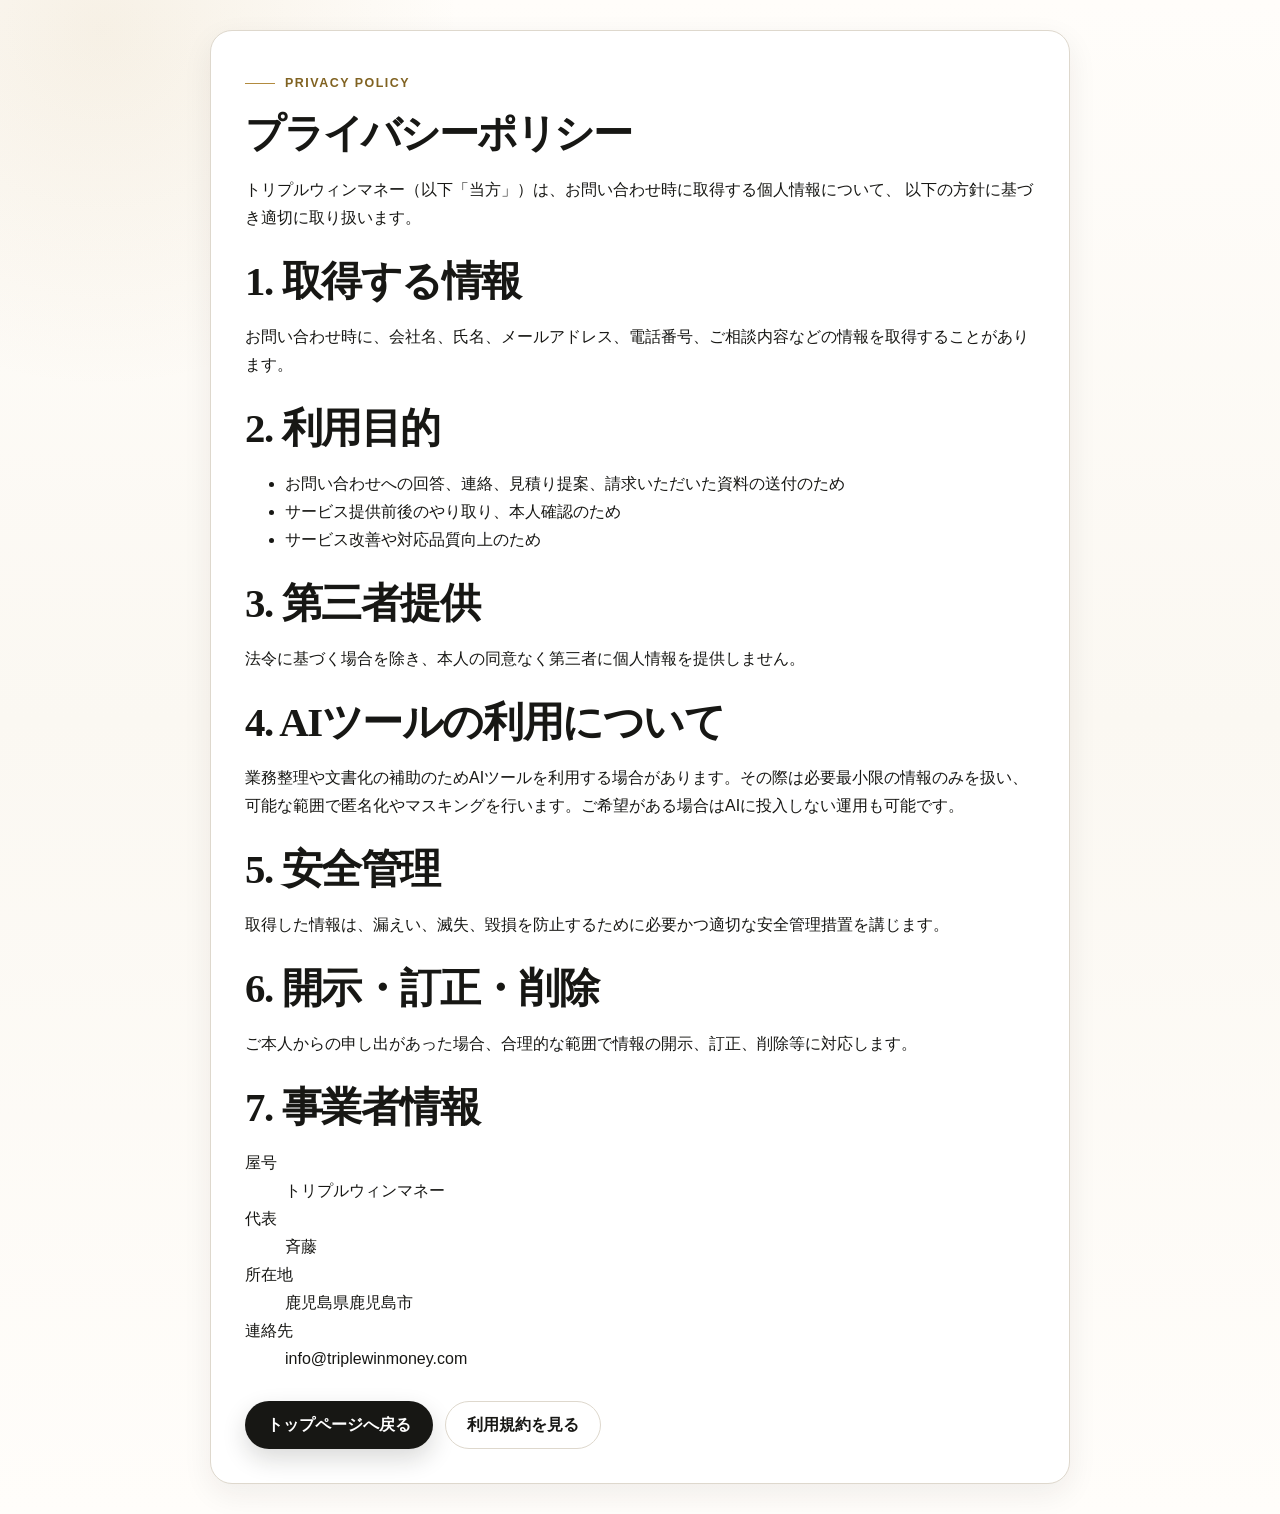
<file: privacy.html>
<!DOCTYPE html>
<html lang="ja">
<head>
  <meta charset="UTF-8">
  <meta name="viewport" content="width=device-width, initial-scale=1.0, viewport-fit=cover">
  <title>プライバシーポリシー | トリプルウィンマネー</title>
  <meta name="description" content="トリプルウィンマネーのプライバシーポリシーです。お問い合わせ時に取得する情報の取扱い方針を掲載しています。">
  <link rel="canonical" href="https://triplewinmoney.com/privacy.html">
  <link rel="icon" href="./assets/logo-2026-gold.png" type="image/png">
  <link rel="stylesheet" href="./styles.css">
</head>
<body>
  <div class="legal-shell">
    <main class="legal-page">
      <p class="eyebrow">PRIVACY POLICY</p>
      <h1>プライバシーポリシー</h1>
      <p>
        トリプルウィンマネー（以下「当方」）は、お問い合わせ時に取得する個人情報について、
        以下の方針に基づき適切に取り扱います。
      </p>

      <h2>1. 取得する情報</h2>
      <p>お問い合わせ時に、会社名、氏名、メールアドレス、電話番号、ご相談内容などの情報を取得することがあります。</p>

      <h2>2. 利用目的</h2>
      <ul>
        <li>お問い合わせへの回答、連絡、見積り提案、請求いただいた資料の送付のため</li>
        <li>サービス提供前後のやり取り、本人確認のため</li>
        <li>サービス改善や対応品質向上のため</li>
      </ul>

      <h2>3. 第三者提供</h2>
      <p>法令に基づく場合を除き、本人の同意なく第三者に個人情報を提供しません。</p>

      <h2>4. AIツールの利用について</h2>
      <p>
        業務整理や文書化の補助のためAIツールを利用する場合があります。その際は必要最小限の情報のみを扱い、
        可能な範囲で匿名化やマスキングを行います。ご希望がある場合はAIに投入しない運用も可能です。
      </p>

      <h2>5. 安全管理</h2>
      <p>取得した情報は、漏えい、滅失、毀損を防止するために必要かつ適切な安全管理措置を講じます。</p>

      <h2>6. 開示・訂正・削除</h2>
      <p>ご本人からの申し出があった場合、合理的な範囲で情報の開示、訂正、削除等に対応します。</p>

      <h2>7. 事業者情報</h2>
      <dl>
        <dt>屋号</dt>
        <dd>トリプルウィンマネー</dd>
        <dt>代表</dt>
        <dd>斉藤</dd>
        <dt>所在地</dt>
        <dd>鹿児島県鹿児島市</dd>
        <dt>連絡先</dt>
        <dd><a href="mailto:info@triplewinmoney.com">info@triplewinmoney.com</a></dd>
      </dl>

      <div class="legal-actions">
        <a class="button button-primary" href="./index.html">トップページへ戻る</a>
        <a class="button button-secondary" href="./assets/terms.pdf" target="_blank" rel="noopener noreferrer">利用規約を見る</a>
      </div>
    </main>
  </div>
</body>
</html>
</file>
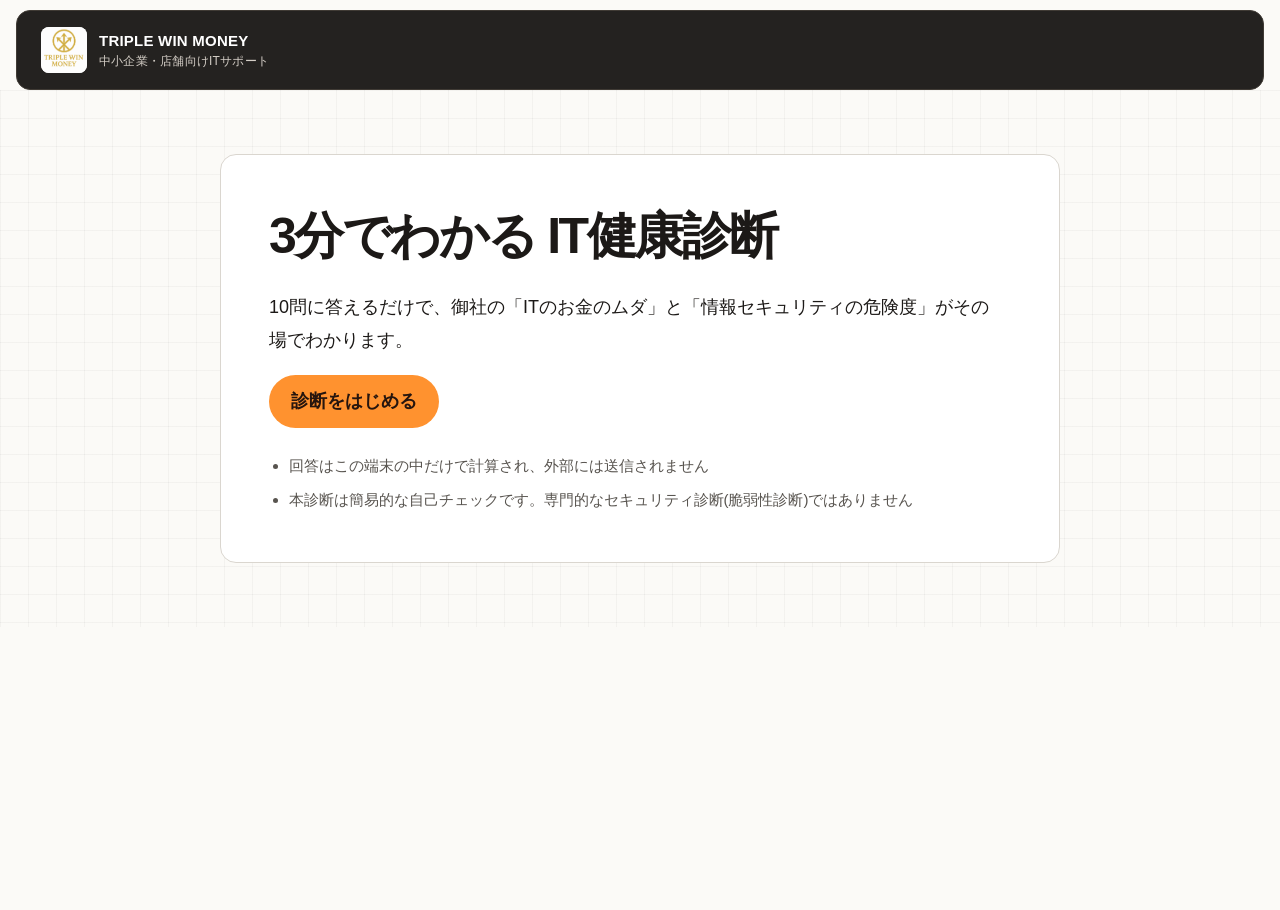
<file: shindan.html>
<!doctype html>
<html lang="ja">
<head>
  <meta charset="utf-8">
  <meta name="viewport" content="width=device-width, initial-scale=1">
  <title>3分でわかる IT健康診断 | トリプルウィンマネー</title>
  <meta name="description" content="10問に答えるだけで、御社の「ITのお金のムダ」と「情報セキュリティの危険度」がその場でわかります。">
  <link rel="canonical" href="https://triplewinmoney.com/shindan.html">
  <link rel="icon" href="./assets/logo-2026-gold.png" type="image/png">
  <link rel="stylesheet" href="./material.css">
  <link rel="stylesheet" href="./shindan.css">
  <script defer src="./shindan-config.js"></script>
  <script defer src="./shindan.js"></script>
</head>
<body class="diagnosis">
  <header class="site-header">
    <a class="brand" href="./"><img src="./assets/logo-2026-gold.png" alt="" width="46" height="46"><span>TRIPLE WIN MONEY<small>中小企業・店舗向けITサポート</small></span></a>
  </header>
  <main class="diagnosis-main">
    <section id="start-screen" class="diagnosis-panel" aria-labelledby="start-title">
      <h1 id="start-title" tabindex="-1">3分でわかる <span class="phrase">IT健康診断</span></h1>
      <p>10問に答えるだけで、御社の「ITのお金のムダ」と「情報セキュリティの危険度」がその場でわかります。</p>
      <button type="button" id="start-button" class="button button-primary" disabled hidden></button>
      <ul class="diagnosis-notes">
        <li>回答はこの端末の中だけで計算され、外部には送信されません</li>
        <li>本診断は簡易的な自己チェックです。専門的なセキュリティ診断(脆弱性診断)ではありません</li>
      </ul>
      <noscript><p>診断を受けるには、ブラウザの JavaScript を有効にしてください。</p></noscript>
    </section>

    <section id="question-screen" class="diagnosis-panel" aria-labelledby="question-title" hidden>
      <div class="diagnosis-progress">
        <span id="question-count" class="diagnosis-count" aria-hidden="true"></span>
        <progress id="question-progress" aria-label="診断の進捗"></progress>
      </div>
      <h2 id="question-title" tabindex="-1"></h2>
      <div id="question-choices" class="diagnosis-choices"></div>
      <button type="button" id="back-button" class="button button-outline"></button>
    </section>

    <section id="result-screen" class="diagnosis-panel" aria-labelledby="result-title" hidden>
      <h2 id="result-title" tabindex="-1"></h2>
      <div id="result-axes" class="diagnosis-results"></div>
      <div class="diagnosis-actions">
        <button type="button" id="contact-button" class="button button-primary" aria-controls="diagnosis-contact" aria-expanded="false"></button>
      </div>
      <section id="diagnosis-contact" class="diagnosis-contact" aria-labelledby="diagnosis-contact-title" hidden>
        <h3 id="diagnosis-contact-title" tabindex="-1"></h3>
        <form id="diagnosis-form" method="post" novalidate hidden>
          <div id="diagnosis-fields" class="diagnosis-fields"></div>
          <p id="diagnosis-privacy" class="diagnosis-notes"></p>
          <button type="submit" id="diagnosis-submit" class="button button-dark" disabled></button>
        </form>
        <section id="draft-screen" aria-labelledby="draft-title" hidden>
          <h4 id="draft-title" tabindex="-1"></h4>
          <p id="diagnosis-error" class="diagnosis-error" role="alert" hidden></p>
          <p id="draft-instructions"></p>
          <p id="draft-recipient"></p>
          <label for="draft-copy" id="draft-label"></label>
          <textarea id="draft-copy" rows="5" readonly></textarea>
          <div class="diagnosis-draft-actions">
            <button type="button" id="draft-copy-button" class="button button-outline"></button>
            <button type="button" id="draft-edit-button" class="button button-outline"></button>
          </div>
          <p id="draft-status" class="diagnosis-notes" role="status"></p>
        </section>
      </section>
      <footer id="result-notes" class="diagnosis-notes diagnosis-result-notes"></footer>
    </section>
  </main>
</body>
</html>
</file>
<file: material.css>
:root {
  --paper: #fbfaf7;
  --ink: #1c1917;
  --muted: #58544f;
  --line: #dad6cf;
  --orange: #ff922f;
  --content: min(1160px, calc(100% - 64px));
}
* { box-sizing: border-box; }
html { scroll-behavior: smooth; scroll-padding-top: 110px; }
body { margin: 0; color: var(--ink); background: var(--paper); font-family: "Yu Gothic", "Hiragino Kaku Gothic ProN", "Meiryo", sans-serif; font-size: 18px; line-height: 1.85; }
a { color: inherit; text-decoration: none; }
button, input, select, textarea { font: inherit; }
button, summary { cursor: pointer; }
img { display: block; max-width: 100%; }
h1, h2, h3, p { margin-top: 0; }
h1, h2, h3 { font-weight: 700; letter-spacing: -.05em; line-height: 1.35; }
h2 { font-size: clamp(32px, 3.65vw, 52px); margin-bottom: 24px; }
h3 { font-size: 24px; margin-bottom: 16px; }
p { margin-bottom: 20px; }
p, li, dd, figcaption { line-break: strict; overflow-wrap: break-word; text-wrap: pretty; }
h1, h2, h3, h4 { line-break: strict; word-break: normal; text-wrap: balance; }
.phrase { display: inline-block; max-width: 100%; vertical-align: top; word-break: normal; overflow-wrap: break-word; }
.button, .site-header nav a { white-space: nowrap; }
.site-header nav { flex-wrap: nowrap; }
.price-card, .product-card, .case-feature-heading, .contact-copy, .documents-copy { min-width: 0; }
@supports (word-break: auto-phrase) {
  p, li, dd, figcaption { word-break: auto-phrase; }
}
.lucide { width: 24px; height: 24px; flex-shrink: 0; }
:focus-visible { outline: 3px solid #8c3a17; outline-offset: 5px; }
.skip-link { position: fixed; top: -100px; left: 20px; padding: 12px 20px; background: var(--ink); color: #fff; z-index: 100; }
.skip-link:focus { top: 12px; }
.site-header { position: sticky; top: 10px; z-index: 30; display: flex; align-items: center; gap: 24px; padding: 16px 24px; margin: 10px 16px 0; color: #fff; background: #1c1917f5; border: 1px solid #403b35; border-radius: 14px; }
.site-header.is-scrolled { border-color: var(--line); backdrop-filter: blur(16px); }
.brand { display: flex; align-items: center; gap: 12px; margin-right: auto; }
.brand img { width: 46px; height: 46px; object-fit: contain; background: #fff; border-radius: 8px; }
.brand span { font-size: 15px; font-weight: 800; letter-spacing: .015em; line-height: 1.5; }
.brand small { display: block; font-size: 12px; font-weight: 500; color: #d4cec6; }
.site-header nav { display: flex; gap: 20px; font-size: 15px; }
.site-header nav a:hover { text-decoration: underline; text-underline-offset: 6px; }
.button { display: inline-flex; justify-content: center; align-items: center; gap: 16px; min-height: 58px; padding: 12px 26px; border-radius: 999px; border: 2px solid transparent; font-weight: 800; line-height: 1.5; transition: transform .2s ease, background .2s ease; }
.button:hover { transform: translateY(-2px); }
.button-primary { background: var(--orange); color: #26150e; }
.button-primary:hover { background: #ff9068; }
.button-outline { border-color: #4a4a44; background: transparent; color: var(--ink); }
.button-outline:hover { background: #e9e8e1; }
.button-dark { background: var(--ink); color: #fff; }
.button-dark:hover { background: #3d3d37; }
.header-cta { min-height: 46px; font-size: 15px; padding: 10px 20px; }
.site-header .header-cta { background: var(--orange); color: var(--ink); }
.hero { position: relative; padding: 64px 0 56px; text-align: center; background-image: linear-gradient(#1c191709 1px, transparent 1px), linear-gradient(90deg, #1c191709 1px, transparent 1px); background-size: 28px 28px; }
.hero-keyword { color: #bd4a17; }
.hero-tagline { display: inline-block; max-width: calc(100% - 40px); margin: 0 0 24px; padding: 8px 18px; background: var(--ink); color: #fff; font-size: 22px; line-height: 1.7; font-weight: 800; }
.eyebrow { margin-bottom: 22px; font-size: 22px; font-weight: 700; letter-spacing: .03em; }
.hero h1 { font-size: clamp(46px, 6.4vw, 86px); line-height: 1.24; letter-spacing: -.065em; margin-bottom: 28px; }
.hero h1 span { display: inline-block; }
.hero h1 .typewriter-line { display: inline; }
.hero h1 .typewriter-phrase { white-space: nowrap; }
.typewriter-char { position: relative; }
.typewriter.is-typing .typewriter-char { opacity: 0; }
.typewriter.is-typing .typewriter-char.is-revealed { opacity: 1; }
.typewriter-char.is-cursor::after { content: ""; position: absolute; right: -.08em; top: .12em; height: .9em; border-right: 2px solid currentColor; }
.hero-description { margin: 0 auto 32px; font-size: clamp(18px, 1.9vw, 23px); line-height: 1.9; padding-inline: 20px; }
.hero-actions { display: flex; flex-wrap: wrap; justify-content: center; gap: 16px; }
.hero-note { font-size: 15px; color: var(--muted); margin-top: 20px; }
.hero-note span { padding-inline: 12px; }
.hero-person { display: flex; align-items: center; gap: 14px; width: fit-content; max-width: calc(100% - 40px); margin: 30px auto 0; text-align: left; }
.hero-person img { width: 44px; height: 44px; border-radius: 50%; object-fit: cover; object-position: center 15%; flex-shrink: 0; }
.hero-person span { font-size: 15px; color: var(--muted); line-height: 1.7; }
.hero-person strong { display: block; font-size: 16px; color: var(--ink); }
.hero-person:hover strong { text-decoration: underline; text-underline-offset: 4px; }
.service-preview { display: grid; grid-template-columns: repeat(3, minmax(0, 1fr)); gap: 1px; width: var(--content); margin: 68px auto 0; background: #44453e; color: #f6f5ec; padding: 1px; border-radius: 12px; overflow: hidden; text-align: left; }
.preview-item { display: flex; gap: 15px; align-items: center; padding: 30px 24px; background: #23241f; transition: background .2s ease; }
.preview-item:hover { background: #34362c; }
.preview-item > .lucide:first-child { color: #dddfb6; }
.preview-item > .lucide:last-child { width: 19px; margin-left: auto; }
.preview-item small, .preview-item strong { display: block; }
.preview-item small { color: #c0c2b4; font-size: 13px; }
.preview-item strong { font-size: 16px; font-weight: 600; white-space: normal; }
.section { width: var(--content); margin: 0 auto; padding-block: 100px; }
.section-heading { margin-bottom: 48px; }
.section-heading > p:last-child { color: var(--muted); font-size: 21px; }
.section-heading > .eyebrow, .profile > div > .eyebrow, .documents-copy > .eyebrow { color: #bd4a17; font-size: clamp(28px, 3vw, 40px); font-weight: 800; line-height: 1.4; letter-spacing: -.03em; }
.section-heading .eyebrow[data-step] { display: flex; align-items: center; gap: 26px; }
.section-heading .eyebrow[data-step]::before { content: attr(data-step); color: inherit; font-size: 72px; line-height: 1; font-weight: 800; letter-spacing: -.07em; flex-shrink: 0; }
.pain-band { background: var(--ink); color: #fff; }
.pain-inner { padding-block: 76px; text-align: center; }
.pain-inner .eyebrow { color: #ffc88e; font-size: 19px; }
.pain-inner h2 { font-size: clamp(32px, 4.1vw, 56px); }
.copy-highlight { color: #ffb268; }
.pain-list { display: grid; grid-template-columns: repeat(3, minmax(0, 1fr)); gap: 32px; list-style: none; margin: 42px 0; padding: 32px 0; border-top: 1px solid #56504a; border-bottom: 1px solid #56504a; }
.pain-list li { display: grid; justify-items: center; gap: 10px; min-width: 0; }
.pain-list .lucide { width: 32px; height: 32px; color: #ffc88e; margin-bottom: 6px; }
.pain-list strong { font-size: 24px; }
.pain-list span { font-size: 18px; color: #d8d2ca; }
.pain-answer { font-size: 19px; margin-bottom: 28px; }
.pain-answer strong { font-size: 24px; line-height: 1.8; }
.support-stage { margin-block: 48px 64px; }
.support-stage-heading { display: flex; align-items: start; gap: 26px; margin-bottom: 26px; }
.stage-number { display: grid; place-items: center; width: 42px; height: 42px; border-radius: 8px; background: var(--ink); color: #fff; font-size: 19px; line-height: 1; font-weight: 800; flex-shrink: 0; }
.stage-when { margin: 0 0 12px; color: var(--ink); font-size: 22px; line-height: 1.5; font-weight: 700; }
.support-stage-heading h3 { font-size: clamp(26px, 2.7vw, 36px); margin-bottom: 12px; }
.support-stage-heading > div > p:last-child { font-size: 19px; color: var(--muted); margin-bottom: 0; }
.support-copy h4 { margin: 0 0 16px; font-size: 24px; font-weight: 800; line-height: 1.45; letter-spacing: -.04em; }
.service-columns { display: grid; grid-template-columns: repeat(3, minmax(0, 1fr)); gap: 32px; }
.service-columns article { min-width: 0; scroll-margin-top: 120px; }
.service-columns h3 { font-size: 23px; }
.service-columns p { color: var(--muted); font-size: 18px; }
.section-number { display: block; font-size: 14px; color: var(--muted); margin: 26px 0 12px; }
.service-art { height: 220px; display: grid; place-items: center; overflow: hidden; border-radius: 12px; }
.art-device { background: #dedfd0; }
.art-cloud { background: #dfe6eb; }
.art-ai { background: #efdbcc; }
.device-screen { width: 70%; display: grid; place-items: center; gap: 22px; }
.device-screen > .lucide { width: 86px; height: 74px; stroke-width: 1; }
.device-peripherals { display: flex; gap: 16px; }
.device-peripherals .lucide { width: 46px; height: 46px; padding: 10px; border-radius: 10px; background: #f9f9f0; }
.file-stack { display: flex; gap: 10px; align-items: center; transform: rotate(-6deg); }
.file-stack .lucide { width: 68px; height: 92px; padding: 19px; background: #f8fafc; border: 1px solid #bac5d0; border-radius: 8px; box-shadow: 0 12px 20px #26384710; }
.file-stack .lucide:nth-child(2) { transform: translateY(-18px); }
.ai-sheet { width: 170px; padding: 22px; background: #fff7f0; border: 1px solid #d5b8a2; border-radius: 12px; transform: rotate(5deg); }
.ai-sheet > .lucide { width: 35px; height: 35px; margin-bottom: 12px; color: #99532e; }
.ai-sheet span { display: block; height: 6px; margin-top: 12px; background: #dfc5b0; border-radius: 3px; }
.ai-sheet span:last-child { width: 65%; }
.skill-outcomes { display: grid; grid-template-columns: repeat(3, minmax(0, 1fr)); gap: 32px; margin-top: 36px; padding-top: 30px; border-top: 1px solid var(--line); }
.skill-outcomes h3 { font-size: 21px; }
.skill-outcomes p { font-size: 17px; }
.outcome { margin: 24px 0 0; font-weight: 700; }
.outcome span { display: block; margin-bottom: 8px; font-size: 14px; color: var(--muted); font-weight: 500; }
.service-details { margin-top: 36px; padding-block: 22px; border-top: 1px solid var(--line); border-bottom: 1px solid var(--line); }
summary { font-size: 18px; font-weight: 600; }
details p { margin: 20px 0 0; color: var(--muted); }
.workspace-band { background: #e3e5d4; }
.workspace-inner { width: var(--content); margin: 0 auto; padding-block: 80px; display: grid; grid-template-columns: 1fr 1fr; gap: 72px; align-items: center; }
.workspace-copy p:not(.eyebrow) { font-size: 20px; }
.text-link { display: inline-flex; gap: 14px; align-items: center; border-bottom: 1px solid currentColor; padding-block: 6px; margin-top: 12px; font-weight: 700; }
.workspace-board { background: #f7f8f0; border: 1px solid #c9cdb5; border-radius: 16px; padding: 14px 30px 20px; box-shadow: 0 18px 50px #333c1810; }
.workspace-board > div { display: flex; gap: 20px; align-items: center; padding-block: 22px; border-bottom: 1px solid #dfe1d2; }
.workspace-board > div > .lucide { color: #536134; }
.workspace-board strong, .workspace-board small { display: block; }
.workspace-board strong { font-size: 18px; }
.workspace-board small { color: var(--muted); font-size: 16px; }
.fine-print { font-size: 14px; line-height: 1.7; margin: 18px 0 0; color: var(--muted); }
.pricing-grid { display: grid; grid-template-columns: repeat(3, minmax(0, 1fr)); gap: 18px; align-items: stretch; }
.plan-scope { display: grid; grid-template-columns: .8fr 1.6fr; gap: 36px; padding: 28px 0; margin: 0 0 42px; border-top: 1px solid var(--line); border-bottom: 1px solid var(--line); }
.plan-scope h3 { font-size: 22px; margin: 0; }
.plan-scope p { font-size: 18px; margin: 0; color: var(--muted); }
.plan-example { font-size: 17px; line-height: 1.8; color: var(--muted); margin-bottom: 24px; }
.price-card { position: relative; border: 1px solid #d4d4cb; border-radius: 14px; padding: 38px 26px 28px; background: #fafaf7; display: flex; flex-direction: column; }
.price-card.featured { background: #fff0df; border: 2px solid #9e4a13; }
.plan-badge { position: absolute; top: -17px; left: 24px; background: #303729; color: #fff; border-radius: 6px; padding: 4px 12px; margin: 0; font-size: 14px; }
.plan-for { font-size: 16px; color: var(--muted); margin-bottom: 12px; }
.price-card h3 { font-size: 25px; margin-bottom: 24px; }
.price { font-size: clamp(32px, 3.1vw, 42px); font-weight: 700; letter-spacing: -.055em; margin: 0; white-space: nowrap; }
.price span { font-size: 16px; font-weight: 500; margin-left: 6px; letter-spacing: 0; }
.tax { font-size: 14px; color: var(--muted); }
.price-card ul { list-style: none; padding: 22px 0; margin: 0 0 16px; border-top: 1px solid #d2d5c3; display: grid; gap: 14px; font-size: 16px; }
.price-card li { display: flex; align-items: start; gap: 8px; }
.price-card li .lucide { width: 18px; height: 18px; margin-top: 5px; }
.price-card .button { margin-top: auto; font-size: 16px; }
.contract-note { margin-top: 32px; padding: 26px 0 0; border-top: 1px solid var(--line); }
.contract-note h3 { font-size: 18px; }
.contract-note p { font-size: 16px; color: #51534a; margin-bottom: 10px; }
.cases { padding-top: 24px; }
.case-feature { display: grid; grid-template-columns: .9fr 1.1fr; gap: 56px; padding: 44px; margin-bottom: 48px; background: #fff; border: 1px solid #bfb8ac; border-radius: 16px; }
.case-feature-heading h3 { font-size: clamp(28px, 3vw, 40px); }
.case-feature-heading > p:last-child { margin-bottom: 0; }
.case-steps { margin: 0; display: grid; gap: 24px; }
.case-steps > div { padding-bottom: 22px; border-bottom: 1px solid #c4c8b0; }
.case-steps > div:last-child { padding-bottom: 0; border: 0; }
.case-steps dt { font-size: 15px; font-weight: 700; margin-bottom: 8px; }
.case-steps dd { margin: 0; }
.case-grid { display: grid; grid-template-columns: 1fr 1fr; gap: 56px; }
.case-card { padding-top: 26px; border-top: 1px solid var(--line); }
.case-label { font-size: 22px; font-weight: 700; color: var(--ink); }
.case-label span { display: block; margin-top: 8px; font-size: 18px; color: var(--muted); font-weight: 500; }
.case-index { font-size: 18px; font-weight: 700; color: #536134; margin-bottom: 16px; }
.case-list { display: grid; gap: 28px; }
.case-list .case-feature { margin: 0; }
.case-list .case-feature:nth-child(2) { background: #fff; }
.case-list .case-feature:nth-child(3) { background: #fff; }
.case-list .case-feature-heading h3 { font-size: clamp(28px, 3vw, 36px); }
.case-list .case-steps dt { font-size: 18px; }
.case-list .case-steps dd { font-size: 20px; }
.section-heading .case-sample-notice { font-size: 17px; color: #544827; padding: 18px 20px; background: #f0ead9; border-radius: 10px; max-width: 56em; }
.case-list .case-visual { grid-template-columns: minmax(0, 1fr); gap: 30px; }
.case-visual .case-feature-heading { display: grid; grid-template-columns: 1fr 1.2fr; column-gap: 36px; align-items: start; }
.case-visual .case-index { grid-column: 1; margin-bottom: 10px; }
.case-visual .case-label { grid-column: 1; margin: 0; }
.case-visual .case-feature-heading h3 { grid-column: 2; grid-row: 1 / 3; margin-bottom: 0; }
.case-flow { list-style: none; padding: 0; margin: 0; display: grid; grid-template-columns: repeat(3, minmax(0, 1fr)); gap: 34px; }
.case-flow li { position: relative; min-width: 0; padding: 22px; background: #ffffff8c; border-radius: 12px; }
.flow-heading { display: flex; gap: 10px; align-items: center; margin-bottom: 14px; }
.flow-heading > .lucide { width: 22px; height: 22px; }
.flow-heading h4 { font-size: 19px; margin: 0; line-height: 1.5; }
.case-flow p { font-size: 18px; margin: 0; }
.case-flow .flow-arrow { position: absolute; width: 22px; height: 22px; top: calc(50% - 11px); right: -28px; color: #51594a; }
.effect-sample { margin: 0; padding: 26px; border: 1px solid #b8c0ad; border-radius: 12px; background: #fafbf6; }
.sample-label { display: block; font-size: 16px; color: #554821; font-weight: 700; margin-bottom: 8px; }
.effect-sample figcaption > strong { font-size: 22px; line-height: 1.5; }
.sample-content { display: grid; grid-template-columns: 1.4fr 1fr; align-items: center; gap: 40px; margin-block: 24px; }
.sample-chart { display: grid; gap: 18px; min-width: 0; }
.sample-bar-row { display: grid; grid-template-columns: 7em minmax(0, 1fr) 3em; align-items: center; gap: 12px; font-size: 16px; }
.sample-bar-row > strong { text-align: right; font-size: 20px; }
.sample-bar-track { height: 24px; border-radius: 5px; background: #e8ebe2; overflow: hidden; }
.sample-bar-track > span { display: block; height: 100%; border-radius: inherit; }
.sample-bar-before { background: #9a9f91; }
.sample-bar-after { background: #475d3c; }
.sample-result { margin: 0; padding-left: 26px; }
.sample-result > span { display: block; font-size: 16px; }
.sample-result > strong { display: block; font-size: clamp(30px, 3.3vw, 44px); line-height: 1.4; letter-spacing: -.04em; color: #304329; margin-block: 6px; }
.sample-formula { font-size: 17px; margin: 0 0 10px; }
.sample-note { font-size: 15px; color: var(--muted); margin: 0; line-height: 1.75; }
.profile > div > p:not(.eyebrow):not(.profile-name):not(.profile-location) { font-size: 21px; }
.support-catalog { grid-template-columns: repeat(2, minmax(0, 1fr)); gap: 48px 40px; }
.support-catalog article { display: grid; grid-template-columns: 100px minmax(0, 1fr); gap: 24px; align-items: start; padding: 26px; border: 1px solid #aaa196; border-radius: 14px; background: #fff; }
.support-copy { min-width: 0; }
.support-catalog .section-number { margin: 0 0 12px; }
.support-catalog h3 { font-size: 25px; }
.support-catalog p { font-size: 20px; }
.support-catalog .section-number { font-size: 17px; }
.support-catalog .support-effect { margin: 20px 0 0; padding-top: 0; font-weight: 700; color: var(--ink); }
.support-effect span { display: block; font-size: 16px; font-weight: 500; color: var(--muted); margin-bottom: 6px; }
.support-scene { display: grid; place-content: center; justify-items: center; gap: 16px; min-height: 160px; border-radius: 18px; }
.scene-sage { background: #f1ede5; }
.scene-blue { background: #f1ede5; }
.scene-sand { background: #f1ede5; }
.scene-main { padding: 12px; background: #ffffffb3; border: 1px solid #ffffff; border-radius: 14px; box-shadow: 0 8px 18px #20201e08; }
.scene-main .lucide { width: 44px; height: 44px; stroke-width: 1.3; display: block; }
.scene-tools { display: flex; align-items: center; }
.scene-tools > .lucide { width: 34px; height: 34px; padding: 6px; background: #ffffffb3; border-radius: 8px; }
.scene-tools > span { width: 16px; border-top: 2px dashed #75796b; }
.service-invitation { display: flex; align-items: center; justify-content: space-between; gap: 32px; padding: 38px; margin-top: 36px; background: #f7e5cd; border: 1px solid #cdb99f; border-radius: 18px; }
.service-invitation p { margin: 0; }
.service-invitation strong { display: block; font-size: 26px; line-height: 1.5; }
.service-invitation span { display: block; margin-top: 12px; font-size: 18px; }
.service-invitation .button { flex-shrink: 0; }
.contract-facts { display: grid; grid-template-columns: repeat(3, 1fr); list-style: none; padding: 0; gap: 24px; margin: 24px 0; }
.contract-facts span, .contract-facts strong { display: block; }
.contract-facts span { color: var(--muted); font-size: 17px; }
.contract-facts strong { font-size: 24px; }
.contact-steps { list-style: none; padding: 0; margin: 32px 0; display: grid; gap: 14px; }
.contact-steps li { display: flex; align-items: baseline; gap: 16px; font-size: 18px; }
.contact-steps span { font-size: 15px; font-weight: 700; color: #74442b; }
.case-steps > div:last-child dd { font-weight: 700; }
.case-card h3 { font-size: 27px; }
.case-card dl { display: grid; gap: 18px; margin: 26px 0 0; }
.case-card dl > div { display: grid; grid-template-columns: 64px 1fr; gap: 14px; }
.case-card dt { font-size: 15px; color: var(--muted); padding-top: 2px; }
.case-card dd { margin: 0; font-size: 17px; }
.case-card dl > div:last-child dd { font-weight: 700; }
.profile { display: grid; grid-template-columns: minmax(180px, .6fr) 1.4fr; gap: 88px; align-items: center; border-top: 1px solid var(--line); }
.profile-photo { margin: 0; background: #e9e8e4; overflow: hidden; border-radius: 16px; }
.profile-photo img { width: 100%; aspect-ratio: 4/5; object-fit: cover; object-position: center 12%; }
.profile > div > p { max-width: 31em; }
.profile-name { margin-top: 26px; font-size: 17px; }
.profile-name strong { margin-left: 10px; font-size: 24px; }
.profile-location { font-size: 16px; color: var(--muted); }
.faq { display: grid; grid-template-columns: .85fr 1.15fr; gap: 72px; padding-top: 20px; }
.faq-list details { padding: 24px 0; border-bottom: 1px solid var(--line); }
.faq-list details:first-child { border-top: 1px solid var(--line); }
.faq-list a { text-decoration: underline; text-underline-offset: 4px; }
.contact-band { background: #efddce; }
.contact-layout { width: min(880px, var(--content)); margin: 0 auto; padding-block: 48px; display: grid; grid-template-columns: 1fr; gap: 24px; }
.contact-copy h2 { font-size: clamp(30px, 3.2vw, 40px); margin-bottom: 12px; }
.contact-copy > p:not(.eyebrow) { font-size: 18px; margin-bottom: 0; }
.contact-copy p.reply-note { font-size: 16px; margin-top: 12px; }
.contact-copy .direct-mail { display: inline-block; margin-left: 12px; font-size: 16px; }
.contact-band .contact-form { gap: 14px 20px; }
.contact-band .contact-form textarea { min-height: 104px; }
.contact-band .form-status:empty { display: none; }
.direct-mail { font-size: 18px; text-decoration: underline; text-underline-offset: 5px; overflow-wrap: anywhere; }
.contact-form { display: grid; grid-template-columns: 1fr 1fr; gap: 18px; align-content: start; }
.contact-form label { display: block; font-size: 16px; font-weight: 600; }
.contact-form label > span { color: #743214; font-size: 13px; margin-left: 8px; }
.contact-form input, .contact-form textarea, .contact-form select { display: block; width: 100%; margin-top: 8px; padding: 13px 14px; border: 1px solid #bca99c; border-radius: 7px; color: var(--ink); background: #fffaf6; font-size: 17px; }
.contact-form textarea { resize: vertical; min-height: 130px; }
.full, .form-actions, .form-meta, .form-status { grid-column: 1 / -1; }
.form-actions { display: flex; flex-wrap: wrap; gap: 20px; align-items: center; }
.copy-button { display: inline-flex; align-items: center; gap: 10px; background: none; border: 0; padding: 10px 0; font-size: 15px; color: var(--ink); text-decoration: underline; text-underline-offset: 5px; }
.copy-button .lucide { width: 18px; }
.form-meta, .form-status { font-size: 14px; line-height: 1.7; margin: 0; color: #54483e; }
.site-footer { width: var(--content); margin: 0 auto; padding: 48px 0; display: flex; justify-content: space-between; align-items: start; gap: 30px; font-size: 14px; }
.site-footer strong { font-size: 16px; }
.site-footer p { margin: 12px 0 0; color: var(--muted); }
.site-footer nav { display: flex; flex-wrap: wrap; gap: 20px; }
.site-footer a:hover { text-decoration: underline; }
.footer-links { display: grid; gap: 18px; }
.social-links { display: flex; flex-wrap: wrap; gap: 16px; margin-top: 28px; }
.social-links a { display: flex; align-items: center; justify-content: space-between; gap: 16px; padding: 14px 0; border-bottom: 1px solid var(--line); min-height: 48px; min-width: 0; max-width: 100%; }
.social-links a > span:first-child { min-width: 0; }
.social-links strong { display: block; font-size: 18px; }
.social-links a > span:first-child > span { display: block; font-size: 16px; color: var(--muted); overflow-wrap: anywhere; }
.social-links a:hover { border-color: var(--ink); }
.visually-hidden { position: absolute; width: 1px; height: 1px; padding: 0; margin: -1px; overflow: hidden; clip-path: inset(50%); white-space: nowrap; border: 0; }
.products-band { background: var(--ink); color: #f7f7f0; }
.products-inner .section-heading > p:last-child { color: #ced2c6; }
.products-inner .section-heading > .eyebrow { color: #ffb268; }
.product-grid { display: grid; grid-template-columns: repeat(3, minmax(0, 1fr)); gap: 28px; }
.product-card { min-width: 0; display: flex; flex-direction: column; padding: 30px 0 0; border-top: 1px solid #687260; }
.product-top { display: flex; align-items: center; justify-content: space-between; gap: 14px; margin-bottom: 30px; }
.product-top > .lucide { width: 52px; height: 52px; padding: 12px; border-radius: 14px; background: #dfe6d2; color: #303f28; }
.product-card:nth-child(2) .product-top > .lucide { background: #dfe7ed; color: #2e4757; }
.product-card:nth-child(3) .product-top > .lucide { background: #f1decd; color: #654a30; }
.product-state { font-size: 14px; color: #dee3d3; padding: 4px 10px; border: 1px solid #687260; border-radius: 6px; }
.product-audience { color: #ced2c6; font-size: 16px; margin-bottom: 10px; }
.product-card h3 { font-size: 30px; letter-spacing: -.04em; margin-bottom: 24px; }
.product-card > p:not(.product-audience):not(.product-value):not(.product-access) { color: #ced2c6; font-size: 18px; }
.product-value { font-size: 23px; line-height: 1.6; font-weight: 700; }
.product-card .text-link { align-self: flex-start; margin-top: auto; padding-top: 20px; font-size: 18px; }
.product-access { font-size: 14px; color: #ced2c6; margin: 14px 0 0; }
.products-note { font-size: 16px; color: #ced2c6; border-top: 1px solid #687260; padding-top: 28px; margin: 38px 0 0; }
.products-note a { color: #fff; text-decoration: underline; text-underline-offset: 4px; }
.process { border-top: 1px solid var(--line); }
.process-list { list-style: none; padding: 0; margin: 0 0 30px; display: grid; grid-template-columns: repeat(3, minmax(0, 1fr)); gap: 40px; }
.process-list li { min-width: 0; border-top: 1px solid var(--line); padding-top: 24px; }
.process-number { display: block; font-size: 52px; letter-spacing: -.04em; color: #bd4a17; margin-bottom: 20px; }
.process-list h3 { font-size: 24px; }
.process-list p { font-size: 19px; color: var(--muted); }
.process-list strong { font-size: 17px; }
.documents-band { background: #e2e7eb; border-top: 1px solid #cbd3d9; }
.documents-layout { width: var(--content); margin: 0 auto; padding-block: 80px; display: grid; grid-template-columns: 1fr 1fr; gap: 72px; }
.documents-copy > p:not(.eyebrow) { font-size: 20px; max-width: 28em; }
.document-topics { list-style: none; padding: 0; margin: 28px 0; display: grid; gap: 12px; }
.document-topics li { display: flex; align-items: center; gap: 12px; font-size: 19px; }
.documents-copy .document-delivery { font-size: 17px !important; color: var(--muted); }
.document-form { padding: 32px; background: #f7f9fa; border: 1px solid #cbd3d9; border-radius: 16px; }
.document-form input, .document-form textarea { background: #fff; border-color: #a9b7c2; }
.document-form .form-meta, .document-form .form-status { color: #455560; }
.document-form .form-meta a { text-decoration: underline; text-underline-offset: 3px; overflow-wrap: anywhere; }
.reveal-ready [data-reveal] { opacity: 0; transform: translateY(16px); transition: opacity .65s ease, transform .65s cubic-bezier(.22, 1, .36, 1); }
.reveal-ready [data-reveal].is-visible { opacity: 1; transform: none; }
@media (max-width: 1050px) {
  .site-header nav { display: none; }
  .preview-item { padding: 24px 18px; gap: 10px; }
  .preview-item > .lucide:last-child { display: none; }
  .service-columns { gap: 22px; }
  .support-catalog { gap: 36px 24px; }
  .support-catalog article { grid-template-columns: 92px minmax(0, 1fr); gap: 18px; }
  .support-scene { min-height: 140px; }
  .service-columns h3 { font-size: 21px; }
  .workspace-inner { gap: 36px; }
  .pricing-grid { gap: 12px; }
  .price-card { padding-inline: 20px; }
  .price { font-size: 32px; }
  .profile { gap: 48px; }
  .product-grid { gap: 24px; }
  .documents-layout { gap: 36px; }
  .product-card h3 { font-size: 26px; }
  .product-value { font-size: 21px; }
}
@media (max-width: 780px) {
  :root { --content: calc(100% - 40px); }
  body { font-size: 17px; }
  .site-header { padding: 14px 20px; gap: 12px; }
  .site-header { margin: 8px 10px 0; padding: 12px 14px; top: 8px; }
  .brand img { width: 36px; height: 36px; }
  .brand span { font-size: 12px; }
  .brand small { font-size: 10px; }
  .header-cta { font-size: 13px; min-height: 44px; padding: 10px 14px; }
  .hero { padding-top: 50px; padding-bottom: 40px; }
  .hero-tagline { font-size: 17px; padding: 8px 14px; }
  .pain-inner { padding-block: 54px; }
  .pain-list { grid-template-columns: 1fr; gap: 24px; margin-block: 28px; padding-block: 26px; }
  .pain-list li { gap: 4px; }
  .pain-list .lucide { width: 26px; height: 26px; }
  .pain-list strong { font-size: 22px; }
  .pain-answer strong { font-size: 21px; }
  .support-stage { margin-block: 34px 46px; }
  .support-stage-heading { gap: 18px; }
  .section-heading > .eyebrow, .profile > div > .eyebrow, .documents-copy > .eyebrow { font-size: 28px; }
  .section-heading .eyebrow[data-step] { gap: 18px; }
  .section-heading .eyebrow[data-step]::before { font-size: 52px; }
  .stage-when { font-size: 20px; }
  .support-stage-heading h3 { font-size: 27px; }
  .support-stage-heading > div > p:last-child { font-size: 18px; }
  .support-copy h4 { font-size: 25px; }
  .hero h1 { font-size: clamp(36px, 7.7vw, 60px); letter-spacing: -.06em; }
  .hero h1 .typewriter-line:last-of-type { font-size: clamp(25px, 7.2vw, 56px); }
  .hero .eyebrow { font-size: 16px; padding-inline: 16px; }
  .hero-description { font-size: 18px; max-width: 30em; }
  .hero-description br { display: block; }
  .hero-actions { padding-inline: 20px; gap: 12px; }
  .hero-actions .button { font-size: 16px; }
  .hero-note { font-size: 13px; padding-inline: 20px; }
  .hero-note span { padding-inline: 5px; }
  .service-preview { grid-template-columns: 1fr; margin-top: 42px; }
  .preview-item { padding: 18px 22px; gap: 16px; }
  .preview-item > .lucide:last-child { display: block; }
  .preview-item strong { font-size: 17px; }
  .section { padding-block: 64px; }
  .section-heading { margin-bottom: 32px; }
  h2 { font-size: 32px; }
  .service-columns { grid-template-columns: 1fr; gap: 36px; }
  .support-catalog article { grid-template-columns: 104px minmax(0, 1fr); gap: 22px; }
  .service-invitation { align-items: start; flex-direction: column; padding: 28px 24px; gap: 24px; }
  .service-invitation strong { font-size: 24px; }
  .contract-facts { gap: 14px; }
  .contract-facts span { font-size: 15px; }
  .contract-facts strong { font-size: 21px; }
  .skill-outcomes { grid-template-columns: 1fr; gap: 28px; }
  .skill-outcomes > div + div { border-top: 1px solid var(--line); padding-top: 28px; }
  .case-feature { grid-template-columns: 1fr; padding: 28px 22px; gap: 30px; }
  .case-visual .case-feature-heading { grid-template-columns: minmax(0, 1fr); gap: 0; }
  .case-visual .case-feature-heading h3 { grid-column: 1; grid-row: auto; margin-top: 22px; font-size: 28px; }
  .case-flow { grid-template-columns: 1fr; gap: 30px; }
  .case-flow li { padding: 20px; }
  .case-flow .flow-arrow { top: auto; bottom: -26px; right: calc(50% - 11px); transform: rotate(90deg); }
  .effect-sample { padding: 22px 18px; }
  .sample-content { grid-template-columns: minmax(0, 1fr); gap: 24px; }
  .sample-result { padding: 20px 0 0; border-top: 1px solid var(--line); }
  .sample-bar-row { grid-template-columns: 1fr 3em; gap: 6px 10px; }
  .sample-bar-row > span { grid-column: 1; }
  .sample-bar-row > strong { grid-column: 2; grid-row: 1; }
  .sample-bar-track { grid-column: 1 / -1; grid-row: 2; }
  .service-art { height: 200px; }
  .service-columns h3 { font-size: 24px; }
  .service-columns p { font-size: 17px; margin-bottom: 0; }
  .eyebrow { font-size: 20px; }
  .section-heading > p:last-child { font-size: 19px; }
  .support-catalog h3 { font-size: 26px; }
  .support-catalog p, .case-list .case-steps dd { font-size: 19px; }
  .support-catalog .support-effect { margin-top: 20px; padding-top: 0; }
  .case-label { font-size: 22px; }
  .case-label span { font-size: 18px; }
  .profile > div > p:not(.eyebrow):not(.profile-name):not(.profile-location) { font-size: 19px; }
  .section-number { margin-top: 20px; }
  .workspace-inner { grid-template-columns: 1fr; padding-block: 60px; gap: 32px; }
  .contact-layout { padding-block: 36px; gap: 20px; }
  .workspace-copy p:not(.eyebrow) { font-size: 18px; }
  .workspace-board { padding-inline: 20px; }
  .workspace-board strong { font-size: 17px; }
  .workspace-board > div { gap: 14px; }
  .pricing-grid { grid-template-columns: 1fr; gap: 28px; }
  .price-card { padding: 30px 26px; }
  .price { font-size: 42px; }
  .contract-note p { font-size: 16px; }
  .cases { padding-top: 12px; }
  .case-grid { grid-template-columns: 1fr; gap: 36px; }
  .profile { grid-template-columns: 1fr; gap: 30px; }
  .profile-photo { width: 180px; }
  .faq { grid-template-columns: 1fr; gap: 0; padding-top: 0; }
  .contact-copy h2 { font-size: 30px; }
  .contact-copy .direct-mail { display: block; margin-left: 0; margin-top: 6px; }
  .contact-form { grid-template-columns: 1fr; }
  .contact-form .full, .form-actions, .form-meta, .form-status { grid-column: 1; }
  .site-footer { flex-direction: column; padding-block: 36px; }
  .hero-person span { font-size: 13px; }
  .hero-person strong { font-size: 15px; }
  .hero-person > .lucide { width: 18px; }
  .plan-scope { grid-template-columns: 1fr; gap: 14px; }
  .plan-scope p br { display: none; }
  .product-grid { grid-template-columns: 1fr; gap: 42px; }
  .product-top { margin-bottom: 24px; }
  .product-card h3 { font-size: 30px; }
  .product-value { font-size: 24px; }
  .product-card .text-link { margin-top: 4px; }
  .process-list { grid-template-columns: 1fr; gap: 30px; }
  .process-list li { display: grid; grid-template-columns: 50px minmax(0, 1fr); column-gap: 20px; align-items: baseline; }
  .process-number { grid-row: 1 / 4; }
  .process-number { font-size: 34px; }
  .process-list h3, .process-list p, .process-list strong { grid-column: 2; }
  .documents-layout { grid-template-columns: 1fr; gap: 32px; padding-block: 60px; }
  .document-form { padding: 24px 20px; }
  .documents-copy > p:not(.eyebrow) { font-size: 19px; }
}
@media (max-width: 600px) {
  .support-catalog article { grid-template-columns: 1fr; gap: 20px; }
  .support-scene { width: 100%; min-height: 112px; grid-auto-flow: column; align-items: center; gap: 30px; }
  .support-catalog h3 { font-size: 25px; }
  .section-heading br { display: block; }
}
@media (max-width: 390px) {
  .brand small { display: none; }
  .brand span { font-size: 11px; }
  .hero-actions { display: grid; }
  .hero h1 { font-size: 35px; }
  .hero-note span { display: block; height: 0; overflow: hidden; }
  .workspace-board { padding-inline: 16px; }
  .support-catalog article { grid-template-columns: 1fr; gap: 20px; }
  .support-scene { width: 100%; min-height: 112px; grid-auto-flow: column; align-items: center; gap: 30px; }
  .contract-facts { grid-template-columns: 1fr; }
  .contract-facts li { display: flex; align-items: baseline; justify-content: space-between; gap: 16px; }
}
@media (prefers-reduced-motion: reduce) {
  html { scroll-behavior: auto; }
  *, *::before, *::after { transition: none !important; animation: none !important; }
  .reveal-ready [data-reveal] { opacity: 1; transform: none; }
  .typewriter.is-typing .typewriter-char { opacity: 1; }
  .typewriter-char.is-cursor::after { display: none; }
}
</file>
<file: styles.css>
:root {
  --paper: #fffdfa;
  --cream: #f6f2e9;
  --cream-deep: #ece4d4;
  --ink: #171714;
  --muted: #68645d;
  --gold: #b28b3f;
  --gold-dark: #806221;
  --gold-soft: #f3ead5;
  --line: #ded8cd;
  --white: #fff;
  --danger: #8a3f36;
  --success: #416552;
  --shadow: 0 24px 70px rgba(40, 34, 24, .10);
  --shadow-soft: 0 10px 30px rgba(40, 34, 24, .07);
  --radius: 22px;
  --content: min(1180px, calc(100% - 48px));
}

* { box-sizing: border-box; }
html { scroll-behavior: smooth; }
body {
  margin: 0;
  color: var(--ink);
  background:
    radial-gradient(circle at 8% 2%, rgba(178, 139, 63, .11), transparent 28vw),
    linear-gradient(180deg, var(--paper), #fbf8f2 720px, var(--paper));
  font-family: "Yu Gothic", "Hiragino Kaku Gothic ProN", "Meiryo", sans-serif;
  line-height: 1.75;
  overflow-x: hidden;
}

body::before {
  content: "";
  position: fixed;
  inset: 0 auto auto 0;
  z-index: 40;
  width: var(--scroll-progress, 0%);
  height: 3px;
  background: linear-gradient(90deg, var(--gold-dark), var(--gold));
  pointer-events: none;
}

a { color: inherit; text-decoration: none; }
img { display: block; max-width: 100%; }
button, input, select, textarea { font: inherit; }

.skip-link {
  position: fixed;
  left: 16px;
  top: -80px;
  z-index: 100;
  padding: 10px 16px;
  color: #fff;
  background: var(--ink);
  border-radius: 8px;
}
.skip-link:focus { top: 16px; }

.site-header {
  position: sticky;
  top: 0;
  z-index: 20;
  display: grid;
  grid-template-columns: auto 1fr auto;
  align-items: center;
  gap: 28px;
  width: 100%;
  padding: 14px max(24px, calc((100% - 1180px) / 2));
  background: rgba(255, 253, 250, .94);
  border-bottom: 1px solid rgba(128, 98, 33, .16);
  backdrop-filter: blur(18px);
  transition: box-shadow .2s ease, background .2s ease;
}
.site-header.is-scrolled { box-shadow: 0 10px 28px rgba(40, 34, 24, .08); }

.brand {
  display: inline-flex;
  align-items: center;
  gap: 12px;
  min-width: 0;
}
.brand img {
  width: 46px;
  height: 46px;
  object-fit: contain;
  padding: 5px;
  background: #fff;
  border: 1px solid rgba(178, 139, 63, .25);
  border-radius: 50%;
}
.brand span { display: grid; min-width: 0; }
.brand strong {
  font-family: Georgia, "Times New Roman", serif;
  font-size: .94rem;
  line-height: 1.3;
  letter-spacing: .12em;
}
.brand small { color: var(--muted); font-size: .75rem; }

.site-nav { display: flex; justify-content: center; gap: 4px; }
.site-nav a {
  padding: 9px 12px;
  color: var(--muted);
  border-radius: 999px;
  font-size: .88rem;
  font-weight: 700;
  white-space: nowrap;
}
.site-nav a:hover { color: var(--gold-dark); background: var(--gold-soft); }

.header-cta,
.button {
  display: inline-flex;
  align-items: center;
  justify-content: center;
  min-height: 48px;
  padding: 0 21px;
  border: 1px solid transparent;
  border-radius: 999px;
  font-weight: 800;
  text-align: center;
  cursor: pointer;
  transition: transform .18s ease, box-shadow .18s ease, background .18s ease;
}
.header-cta:hover,
.button:hover { transform: translateY(-2px); }
.header-cta,
.button-primary {
  color: #fff;
  background: var(--ink);
  box-shadow: 0 10px 24px rgba(23, 23, 20, .16);
}
.button-secondary {
  color: var(--ink);
  background: #fff;
  border-color: var(--line);
}
.button-gold {
  color: #fff;
  background: linear-gradient(135deg, var(--gold-dark), var(--gold));
  box-shadow: 0 10px 24px rgba(128, 98, 33, .22);
}

.hero,
.section,
.trust-band,
.site-footer {
  width: var(--content);
  margin: 0 auto;
}

.video-intro {
  position: fixed;
  z-index: 1000;
  inset: 0;
  display: grid;
  min-height: 100vh;
  min-height: 100dvh;
  overflow: hidden;
  background: #080807;
  opacity: 1;
  visibility: visible;
  transition: opacity .7s cubic-bezier(.22, 1, .36, 1), visibility .7s;
}

.video-intro[hidden] { display: none; }
.entrance-pending .hero { visibility: hidden; }
.video-intro-stage { max-height: 100dvh; }
.video-intro video { position: absolute; inset: 0; }
.intro-progress { position: absolute; inset: auto 0 0; height: 3px; background: #ffffff20; }
.intro-progress span { display: block; height: 100%; width: var(--intro-progress, 0%); background: #d6bd82; transition: width .3s linear; }
.video-intro-sound { position: absolute; left: max(22px, env(safe-area-inset-left)); bottom: max(22px, env(safe-area-inset-bottom)); padding: 10px 16px; color: #fff; border: 1px solid #ffffff60; background: #171714b8; border-radius: 999px; cursor: pointer; }
.lucide { width: 22px; height: 22px; flex-shrink: 0; }
.button, .header-cta, .video-intro-skip { gap: 12px; }
.video-intro-skip { display: inline-flex; align-items: center; }
.button .lucide, .header-cta .lucide { width: 18px; height: 18px; transition: transform .25s ease; }
.button:hover .lucide { transform: translate(2px, -2px); }
:focus-visible { outline: 3px solid var(--gold); outline-offset: 5px; }
#hero-title:focus { outline: none; }

.video-intro::before {
  content: "";
  position: absolute;
  inset: 0;
  z-index: 0;
  background: radial-gradient(circle at 50% 50%, rgba(178, 139, 63, .18), transparent 60%);
  pointer-events: none;
}

.video-intro-stage {
  position: relative;
  z-index: 1;
  display: grid;
  width: 100%;
  height: 100%;
  min-height: 100vh;
  min-height: 100dvh;
  place-items: center;
}

.video-intro video {
  display: block;
  width: 100%;
  height: 100%;
  background: #000;
  object-fit: contain;
}

.video-intro-skip {
  position: absolute;
  right: max(22px, env(safe-area-inset-right));
  bottom: max(22px, env(safe-area-inset-bottom));
  min-height: 42px;
  padding: 0 16px;
  color: rgba(255, 255, 255, .92);
  background: rgba(14, 14, 12, .72);
  border: 1px solid rgba(255, 255, 255, .36);
  border-radius: 999px;
  font-weight: 800;
  cursor: pointer;
  backdrop-filter: blur(12px);
}

.video-intro-skip:hover,
.video-intro-skip:focus-visible {
  color: #fff;
  background: rgba(128, 98, 33, .86);
  border-color: rgba(255, 255, 255, .72);
}

.video-intro.is-leaving {
  pointer-events: none;
  opacity: 0;
  visibility: hidden;
}

body.has-video-intro { overflow: hidden; }

.hero {
  display: grid;
  grid-template-columns: minmax(0, 1.08fr) minmax(380px, .72fr);
  gap: 72px;
  align-items: center;
  min-height: 720px;
  padding: 82px 0;
}
.hero-copy,
.representative-card,
.section-heading,
.contact-copy { min-width: 0; }

.eyebrow {
  display: inline-flex;
  align-items: center;
  gap: 10px;
  margin: 0 0 16px;
  color: var(--gold-dark);
  font-size: .78rem;
  font-weight: 900;
  letter-spacing: .12em;
}
.eyebrow::before {
  content: "";
  width: 30px;
  height: 1px;
  background: var(--gold);
}

h1, h2, h3 {
  margin-top: 0;
  font-family: "Yu Mincho", "Hiragino Mincho ProN", serif;
  line-height: 1.2;
}
h1 {
  max-width: 780px;
  margin: 0;
  font-size: 4.7rem;
  font-weight: 700;
  letter-spacing: -.055em;
}
h1 span { display: block; color: var(--gold-dark); }
h2 {
  margin: 0;
  font-size: 2.55rem;
  font-weight: 700;
  letter-spacing: -.035em;
}
h3 { font-weight: 700; }

.hero-subtitle {
  max-width: 720px;
  margin: 28px 0 0;
  font-size: 1.2rem;
  font-weight: 800;
  line-height: 1.8;
}
.hero-lead {
  max-width: 690px;
  margin: 18px 0 0;
  color: var(--muted);
}
.hero-actions { display: flex; flex-wrap: wrap; gap: 12px; margin: 32px 0 22px; }
.hero-points {
  display: grid;
  grid-template-columns: repeat(4, minmax(0, 1fr));
  gap: 10px;
  margin: 0;
  padding: 0;
  list-style: none;
}
.hero-points li {
  display: grid;
  gap: 2px;
  padding: 14px;
  background: rgba(255, 255, 255, .76);
  border: 1px solid var(--line);
  border-radius: 14px;
}
.hero-points strong { font-size: .9rem; }
.hero-points span { color: var(--muted); font-size: .75rem; }

.representative-card {
  position: relative;
  overflow: hidden;
  padding: 34px;
  color: #f9f5eb;
  background: linear-gradient(150deg, #171714, #2d2921);
  border: 1px solid rgba(178, 139, 63, .38);
  border-radius: 30px;
  box-shadow: var(--shadow);
}
.representative-card::after {
  content: "";
  position: absolute;
  right: -90px;
  bottom: -90px;
  width: 240px;
  height: 240px;
  border: 1px solid rgba(178, 139, 63, .30);
  border-radius: 50%;
}
.representative-topline {
  display: flex;
  justify-content: space-between;
  gap: 12px;
  color: #d6bd82;
  font-size: .72rem;
  font-weight: 800;
  letter-spacing: .08em;
}
.representative-person {
  display: flex;
  align-items: center;
  gap: 18px;
  margin: 30px 0 24px;
}
.representative-photo {
  display: block;
  width: 82px;
  height: 82px;
  flex: 0 0 auto;
  object-fit: cover;
  object-position: 50% 18%;
  background: #fff;
  border: 1px solid rgba(255, 255, 255, .18);
  border-radius: 50%;
}
.representative-person p { margin: 0; color: #c8c1b5; font-size: .85rem; }
.representative-person h2 { margin: 3px 0 0; color: #fff; font-size: 2.2rem; }
.representative-card blockquote {
  position: relative;
  z-index: 1;
  margin: 0;
  padding: 20px 0;
  border-top: 1px solid rgba(255, 255, 255, .14);
  border-bottom: 1px solid rgba(255, 255, 255, .14);
  font-family: "Yu Mincho", serif;
  font-size: 1.08rem;
}
.quick-facts { position: relative; z-index: 1; display: grid; gap: 10px; margin: 22px 0 0; }
.quick-facts div { display: flex; justify-content: space-between; gap: 20px; }
.quick-facts dt { color: #aaa398; }
.quick-facts dd { margin: 0; color: #fff; font-weight: 800; }

.trust-band {
  display: grid;
  grid-template-columns: repeat(4, 1fr);
  border-top: 1px solid var(--line);
  border-bottom: 1px solid var(--line);
}
.trust-band p {
  margin: 0;
  padding: 18px 12px;
  text-align: center;
  font-size: .88rem;
  font-weight: 800;
}
.trust-band p + p { border-left: 1px solid var(--line); }

.section { padding: 82px 0; }
.section-heading { max-width: 880px; margin-bottom: 34px; }
.section-heading > p:last-child { margin: 15px 0 0; color: var(--muted); }
.split-heading { display: grid; grid-template-columns: 1fr .72fr; gap: 60px; align-items: end; margin-bottom: 34px; }
.split-heading > p { margin: 0; color: var(--muted); }

.trouble-grid,
.service-grid,
.ai-grid,
.scope-grid,
.pricing-grid,
.case-grid {
  display: grid;
  gap: 18px;
}
.trouble-grid { grid-template-columns: repeat(3, minmax(0, 1fr)); }
.service-grid { grid-template-columns: repeat(4, minmax(0, 1fr)); }
.ai-grid { grid-template-columns: repeat(4, minmax(0, 1fr)); }
.scope-grid,
.case-grid { grid-template-columns: repeat(2, minmax(0, 1fr)); }
.pricing-grid { grid-template-columns: repeat(3, minmax(0, 1fr)); }

.trouble-card,
.service-card,
.ai-card,
.scope-card,
.price-card,
.case-card,
.visit-card,
.consult-list,
.security-card,
.profile-card,
.faq-list details,
.contact-layout {
  background: rgba(255, 255, 255, .88);
  border: 1px solid var(--line);
  border-radius: var(--radius);
  box-shadow: var(--shadow-soft);
}

.trouble-card {
  position: relative;
  padding: 26px;
  overflow: hidden;
}
.trouble-card > span {
  display: inline-flex;
  margin-bottom: 24px;
  color: var(--gold-dark);
  font-family: Georgia, serif;
  font-size: .75rem;
  font-weight: 700;
  letter-spacing: .12em;
}
.trouble-card h3 { margin: 0 0 10px; font-size: 1.18rem; }
.trouble-card p { margin: 0; color: var(--muted); }

.section-cta {
  display: flex;
  align-items: center;
  justify-content: space-between;
  gap: 24px;
  margin-top: 26px;
  padding: 24px 28px;
  background: var(--cream);
  border: 1px solid var(--cream-deep);
  border-radius: 18px;
}
.section-cta div { display: grid; gap: 3px; }
.section-cta span { color: var(--muted); font-size: .9rem; }
.section-cta-dark { color: #fff; background: var(--ink); border-color: var(--ink); }
.section-cta-dark span { color: #bbb4a9; }

.service-card { padding: 24px; min-height: 280px; }
.service-index { margin-bottom: 28px; color: var(--gold); font-family: Georgia, serif; font-size: 1.8rem; }
.service-card h3 { margin: 0 0 14px; font-size: 1.22rem; }
.service-card ul,
.scope-card ul,
.contract-note ul,
.visit-card ul,
.consult-list ul,
.contact-points {
  display: grid;
  gap: 8px;
  margin: 0;
  padding: 0;
  list-style: none;
}
.service-card li,
.scope-card li,
.contract-note li,
.visit-card li,
.consult-list li,
.contact-points li {
  position: relative;
  padding-left: 18px;
  color: var(--muted);
}
.service-card li::before,
.scope-card li::before,
.contract-note li::before,
.visit-card li::before,
.consult-list li::before,
.contact-points li::before {
  content: "";
  position: absolute;
  left: 0;
  top: .72em;
  width: 6px;
  height: 6px;
  background: var(--gold);
  border-radius: 50%;
}

.ai-support { position: relative; }
.ai-support::before {
  content: "";
  position: absolute;
  inset: 24px calc(50% - 50vw);
  z-index: -1;
  background: #f3eee4;
}
.ai-card { padding: 26px; }
.ai-card > strong { color: var(--gold); font-family: Georgia, serif; font-size: 1.7rem; }
.ai-card h3 { margin: 28px 0 10px; font-size: 1.14rem; }
.ai-card p { margin: 0; color: var(--muted); }

.scope-card { padding: 32px; }
.scope-card > p { margin: 0 0 12px; font-size: .78rem; font-weight: 900; letter-spacing: .08em; }
.scope-card h3 { margin: 0 0 22px; font-size: 1.5rem; }
.scope-positive { border-top: 4px solid var(--success); }
.scope-positive > p { color: var(--success); }
.scope-negative { border-top: 4px solid var(--danger); }
.scope-negative > p { color: var(--danger); }
.scope-negative small { display: block; margin-top: 18px; color: var(--muted); }

.price-card { position: relative; overflow: hidden; padding: 30px; }
.price-card::before { content: ""; position: absolute; inset: 0 0 auto; height: 4px; background: var(--line); }
.price-card.featured { border-color: rgba(178, 139, 63, .52); box-shadow: var(--shadow); transform: translateY(-8px); }
.price-card.featured::before { background: var(--gold); }
.plan-label { margin: 0; color: var(--gold-dark); font-family: Georgia, serif; font-size: .75rem; font-weight: 700; letter-spacing: .12em; }
.plan-badge { display: inline-flex; margin: 0 0 10px; padding: 4px 11px; color: #fff; background: var(--gold-dark); border-radius: 999px; font-size: .76rem; font-weight: 800; }
.price-card h3 { margin: 10px 0 8px; font-size: 1.55rem; }
.price { margin: 0 0 12px; font-family: "Yu Mincho", serif; font-size: 1.75rem; font-weight: 700; }
.price span { margin-right: 8px; color: var(--muted); font-family: sans-serif; font-size: .8rem; }
.price small { color: var(--muted); font-family: sans-serif; font-size: .8rem; }
.plan-for { min-height: 54px; margin: 0 0 20px; color: var(--muted); font-weight: 700; }
.price-card ul { display: grid; gap: 9px; margin: 0; padding: 20px 0 0; border-top: 1px solid var(--line); list-style: none; }
.price-card li { color: var(--muted); }

.comparison-wrap { margin-top: 30px; overflow-x: auto; border: 1px solid var(--line); border-radius: 20px; background: #fff; box-shadow: var(--shadow-soft); }
.comparison-table { width: 100%; min-width: 760px; border-collapse: collapse; }
.comparison-table caption { padding: 22px 24px; text-align: left; font-family: "Yu Mincho", serif; font-size: 1.35rem; font-weight: 700; }
.comparison-table th,
.comparison-table td { padding: 16px 20px; border-top: 1px solid var(--line); text-align: center; }
.comparison-table th:first-child { text-align: left; }
.comparison-table thead th { background: var(--cream); font-size: .88rem; }
.comparison-table tbody th { font-size: .88rem; }
.recommended-col { background: rgba(243, 234, 213, .58); font-weight: 800; }
.contract-note { margin-top: 20px; padding: 24px 28px; background: var(--cream); border: 1px solid var(--cream-deep); border-radius: 18px; }
.contract-note strong { display: block; margin-bottom: 10px; }

.visit { padding-top: 36px; }
.visit-card { display: grid; grid-template-columns: 160px 1fr .65fr; gap: 38px; align-items: center; padding: 38px; background: linear-gradient(135deg, #fff, #f5efe3); }
.visit-label { color: var(--gold); font-family: Georgia, serif; font-size: .86rem; letter-spacing: .14em; writing-mode: vertical-rl; }
.visit-card h2 { font-size: 2.15rem; }
.visit-card p { color: var(--muted); }

.process-layout { display: grid; grid-template-columns: minmax(0, 1.1fr) minmax(300px, .55fr); gap: 24px; }
.flow-list { display: grid; grid-template-columns: repeat(2, minmax(0, 1fr)); gap: 16px; margin: 0; padding: 0; list-style: none; }
.flow-list li { padding: 26px; background: #fff; border: 1px solid var(--line); border-radius: 18px; }
.flow-list span { color: var(--gold); font-family: Georgia, serif; font-size: 1.55rem; }
.flow-list h3 { margin: 24px 0 8px; }
.flow-list p { margin: 0; color: var(--muted); }
.consult-list { padding: 30px; background: var(--ink); color: #fff; }
.consult-list .eyebrow { color: #d6bd82; }
.consult-list h3 { margin: 0 0 22px; font-size: 1.45rem; }
.consult-list li { color: #d3cdc2; }

.case-card { padding: 28px; }
.case-card header { display: flex; align-items: center; gap: 14px; }
.case-card header > span { display: grid; place-items: center; width: 54px; height: 54px; color: #fff; background: var(--ink); border-radius: 50%; font-weight: 800; }
.case-card header p { margin: 0; color: var(--gold-dark); font-size: .8rem; font-weight: 900; }
.case-card header h3 { margin: 2px 0 0; font-size: 1.22rem; }
.case-summary { margin: 22px 0; font-weight: 800; }
.case-journey { display: grid; gap: 10px; }
.case-journey div { padding: 16px; background: var(--cream); border-radius: 14px; }
.case-journey dt { color: var(--gold-dark); font-family: Georgia, serif; font-size: .78rem; font-weight: 700; letter-spacing: .08em; }
.case-journey dd { margin: 5px 0 0; color: var(--muted); }
.tag-list { display: flex; flex-wrap: wrap; gap: 8px; margin-top: 16px; }
.tag-list span { padding: 6px 10px; color: var(--gold-dark); background: var(--gold-soft); border-radius: 999px; font-size: .78rem; font-weight: 800; }

.security-card { display: grid; grid-template-columns: .72fr 1.28fr; gap: 44px; padding: 38px; background: var(--ink); color: #fff; }
.security-card h2 { font-size: 2.25rem; }
.security-points { display: grid; grid-template-columns: repeat(2, minmax(0, 1fr)); gap: 16px; }
.security-points article { padding: 20px; border: 1px solid rgba(255, 255, 255, .14); border-radius: 16px; }
.security-points h3 { margin: 0 0 8px; font-size: 1.05rem; }
.security-points p { margin: 0; color: #c9c3b8; font-size: .9rem; }

.profile-card { display: grid; grid-template-columns: 160px 1fr .72fr; gap: 38px; align-items: start; padding: 42px; }
.profile-photo { width: 150px; aspect-ratio: 4 / 5; margin: 0; overflow: hidden; background: var(--cream); border: 1px solid var(--line); border-radius: 22px; box-shadow: var(--shadow-soft); }
.profile-photo img { width: 100%; height: 100%; object-fit: cover; object-position: 50% 8%; }
.profile-copy h2 { font-size: 2.2rem; }
.profile-copy > p { color: var(--muted); }
.profile-name { margin: 20px 0 12px; color: var(--ink) !important; }
.profile-name strong { margin-left: 8px; font-family: "Yu Mincho", serif; font-size: 1.45rem; }
.profile-copy blockquote { margin: 24px 0 0; padding: 24px; background: var(--cream); border-radius: 16px; font-family: "Yu Mincho", serif; line-height: 1.9; }
.profile-facts { display: grid; gap: 12px; margin: 0; }
.profile-facts div { padding-bottom: 12px; border-bottom: 1px solid var(--line); }
.profile-facts dt { color: var(--muted); font-size: .78rem; }
.profile-facts dd { margin: 3px 0 0; font-weight: 800; overflow-wrap: anywhere; }
.profile-facts a { color: var(--gold-dark); }

.faq-list { display: grid; gap: 12px; }
.faq-list details { padding: 20px 22px; }
.faq-list summary { cursor: pointer; font-weight: 800; }
.faq-list p { margin-bottom: 0; color: var(--muted); }
.faq-list details[open] { border-color: rgba(178, 139, 63, .56); }

.contact { padding-bottom: 100px; }
.contact-layout { display: grid; grid-template-columns: minmax(0, .82fr) minmax(390px, 1.18fr); gap: 38px; padding: 40px; background: linear-gradient(135deg, #fff, #f5efe3); }
.contact-copy h2 { font-size: 2.35rem; }
.contact-copy > p { color: var(--muted); }
.contact-points { margin-top: 22px; }
.direct-mail { margin-top: 26px; font-size: .88rem; }
.direct-mail a { color: var(--gold-dark); font-weight: 800; overflow-wrap: anywhere; }
.contact-form { display: grid; grid-template-columns: repeat(2, minmax(0, 1fr)); gap: 15px; }
.contact-form label { display: grid; gap: 7px; font-weight: 800; }
.contact-form label span { color: var(--gold-dark); font-size: .78rem; }
.contact-form input,
.contact-form select,
.contact-form textarea { width: 100%; padding: 14px 15px; color: var(--ink); background: #fff; border: 1px solid var(--line); border-radius: 12px; }
.contact-form input:focus,
.contact-form select:focus,
.contact-form textarea:focus { outline: 3px solid rgba(178, 139, 63, .18); border-color: var(--gold); }
.contact-form .full,
.form-actions,
.form-meta,
.form-status { grid-column: 1 / -1; }
.form-actions { display: flex; flex-wrap: wrap; gap: 10px; }
.form-meta,
.form-status { margin: 0; color: var(--muted); font-size: .88rem; }
.contact-docs { display: flex; justify-content: center; flex-wrap: wrap; gap: 12px; margin-top: 18px; }
.contact-docs a { padding: 8px 12px; color: var(--gold-dark); font-size: .84rem; font-weight: 800; }

.site-footer { display: grid; grid-template-columns: 1fr auto auto; align-items: center; gap: 24px; padding: 32px 0 40px; border-top: 1px solid var(--line); color: var(--muted); font-size: .85rem; }
.site-footer p { margin: 0; }
.site-footer a { color: var(--gold-dark); font-weight: 800; }

.mobile-cta { position: fixed; left: 14px; right: 14px; bottom: calc(env(safe-area-inset-bottom, 0px) + 12px); z-index: 30; display: none; grid-template-columns: 1.25fr .75fr; gap: 8px; padding: 8px; background: rgba(255, 253, 250, .94); border: 1px solid var(--line); border-radius: 16px; box-shadow: var(--shadow); backdrop-filter: blur(16px); }
.mobile-cta a { display: inline-flex; align-items: center; justify-content: center; min-height: 46px; border-radius: 12px; font-weight: 800; }
.mobile-cta a:first-child { color: #fff; background: var(--ink); }
.mobile-cta a:last-child { background: #fff; border: 1px solid var(--line); }

.button,
.trouble-card,
.service-card,
.ai-card,
.scope-card,
.price-card,
.case-card,
.faq-list details { transition: transform .18s ease, box-shadow .18s ease; }
.trouble-card:hover,
.service-card:hover,
.ai-card:hover,
.scope-card:hover,
.price-card:hover,
.case-card:hover,
.faq-list details:hover { transform: translateY(-3px); box-shadow: var(--shadow); }

.reveal-ready [data-reveal] { opacity: 0; transform: translateY(18px); transition: opacity .8s cubic-bezier(.22, 1, .36, 1), transform .8s cubic-bezier(.22, 1, .36, 1); transition-delay: var(--reveal-delay, 0ms); }
.reveal-ready [data-reveal="scale"] { transform: translateY(16px); }
.reveal-ready [data-reveal].is-visible { opacity: 1; transform: none; }

/* Quiet surfaces keep the service details ahead of the decoration. */
.trouble-card, .service-card, .ai-card { box-shadow: none; border-color: #e8e3da; padding: 30px; }
.trouble-card > span, .service-index, .ai-card > strong { display: flex; align-items: center; justify-content: center; width: 48px; height: 48px; margin-bottom: 26px; color: var(--gold-dark); background: var(--cream); border-radius: 14px; }
.trouble-card .lucide, .service-index .lucide, .ai-card > strong .lucide { width: 26px; height: 26px; }
.service-card h3 { margin-bottom: 18px; }
.scope-positive, .scope-negative { border-top: 1px solid var(--line); }
.scope-positive { background: #f3f5f0; }
.scope-negative { background: #f7f3ee; }
.price-card::before { display: none; }
.price-card.featured { background: linear-gradient(160deg, #fffdfa, #f3ead5); }
.case-journey div { padding: 20px; border-radius: 12px; }
.case-journey div:last-child { background: #edf1e9; }
@media (hover: none) {
  .trouble-card:hover, .service-card:hover, .ai-card:hover, .scope-card:hover, .price-card:hover, .case-card:hover, .faq-list details:hover { transform: none; }
}


.legal-shell { min-height: 100vh; display: grid; place-items: center; padding: 30px 20px; }
.legal-page,
.not-found-card { width: min(860px, 100%); padding: 34px; background: #fff; border: 1px solid var(--line); border-radius: var(--radius); box-shadow: var(--shadow-soft); }
.legal-page h1,
.not-found-card h1 { margin: 0 0 18px; font-size: 2.5rem; }
.legal-page h2 { margin-top: 26px; }
.legal-actions,
.not-found-actions { display: flex; flex-wrap: wrap; gap: 12px; margin-top: 28px; }

@media (prefers-reduced-motion: reduce) {
  html { scroll-behavior: auto; }
  *, *::before, *::after { animation-duration: .001ms !important; animation-iteration-count: 1 !important; transition-duration: .001ms !important; }
  .reveal-ready [data-reveal] { opacity: 1; transform: none; }
}

@media (max-width: 1020px) {
  :root { --content: min(100% - 36px, 1180px); }
  .site-header { grid-template-columns: 1fr; justify-items: start; padding-left: 18px; padding-right: 18px; }
  .site-nav { width: 100%; justify-content: flex-start; overflow-x: auto; }
  .hero { grid-template-columns: 1fr; min-height: auto; }
  .hero-points { grid-template-columns: repeat(2, 1fr); }
  .trouble-grid { grid-template-columns: repeat(2, 1fr); }
  .service-grid { grid-template-columns: repeat(2, 1fr); }
  .ai-grid { grid-template-columns: repeat(2, 1fr); }
  .pricing-grid { grid-template-columns: 1fr; }
  .price-card.featured { transform: none; }
  .visit-card { grid-template-columns: 100px 1fr; }
  .visit-card ul { grid-column: 2; }
  .process-layout,
  .security-card,
  .profile-card,
  .contact-layout { grid-template-columns: 1fr; }
  .profile-card { grid-template-columns: 140px 1fr; }
  .profile-facts { grid-column: 1 / -1; }
  .site-footer { grid-template-columns: 1fr; justify-items: start; }
}

@media (max-width: 680px) {
  :root { --content: calc(100% - 28px); }
  body { padding-bottom: 82px; }
  .header-cta { display: none; }
  .brand img { width: 42px; height: 42px; }
  .brand strong { font-size: .82rem; }
  .site-nav a { padding: 8px 9px; font-size: .8rem; }
  .video-intro-skip { right: max(14px, env(safe-area-inset-right)); bottom: max(14px, env(safe-area-inset-bottom)); min-height: 40px; padding: 0 14px; font-size: .85rem; }
  .hero { gap: 30px; padding: 48px 0 54px; }
  h1 { font-size: 2.5rem; line-height: 1.12; }
  h2,
  .contact-copy h2 { font-size: 1.78rem; line-height: 1.35; }
  .hero-subtitle { font-size: 1rem; }
  .hero-actions,
  .form-actions { display: grid; grid-template-columns: 1fr; }
  .hero-actions .button,
  .form-actions .button { width: 100%; }
  .hero-points { grid-template-columns: 1fr 1fr; }
  .representative-card { padding: 24px; }
  .representative-topline { display: grid; }
  .quick-facts div { display: grid; grid-template-columns: .8fr 1.5fr; }
  .quick-facts dd { text-align: right; overflow-wrap: anywhere; }
  .trust-band { grid-template-columns: 1fr 1fr; }
  .trust-band p:nth-child(3) { border-left: 0; border-top: 1px solid var(--line); }
  .trust-band p:nth-child(4) { border-top: 1px solid var(--line); }
  .section { padding: 56px 0; }
  .split-heading { grid-template-columns: 1fr; gap: 18px; }
  .trouble-grid,
  .service-grid,
  .ai-grid,
  .scope-grid,
  .case-grid,
  .security-points { grid-template-columns: 1fr; }
  .service-card { min-height: 0; }
  .section-cta { display: grid; padding: 22px; }
  .section-cta .button { width: 100%; }
  .comparison-wrap { margin-right: -2px; }
  .visit-card { grid-template-columns: 1fr; padding: 26px; }
  .visit-label { writing-mode: horizontal-tb; }
  .visit-card ul { grid-column: auto; }
  .flow-list { grid-template-columns: 1fr; }
  .security-card { padding: 26px; }
  .profile-card { grid-template-columns: 1fr; padding: 26px; }
  .profile-photo { width: min(210px, 100%); }
  .contact-layout { padding: 24px; }
  .contact-form { grid-template-columns: 1fr; }
  .contact-form .full,
  .form-actions,
  .form-meta,
  .form-status { grid-column: auto; }
  .mobile-cta { display: grid; }
}
</file>
<file: shindan.css>
.diagnosis [hidden] { display: none !important; }
.diagnosis { min-height: 100vh; }
.diagnosis .site-header { position: relative; top: auto; }
.diagnosis-main {
  padding: clamp(24px, 5vw, 64px) 16px;
  background-image: linear-gradient(#1c191709 1px, transparent 1px), linear-gradient(90deg, #1c191709 1px, transparent 1px);
  background-size: 28px 28px;
}
.diagnosis-panel {
  width: min(840px, 100%);
  margin: 0 auto;
  padding: clamp(18px, 5vw, 48px);
  background: #fff;
  border: 1px solid var(--line);
  border-radius: 16px;
  min-width: 0;
  overflow-wrap: anywhere;
}
.diagnosis-panel h1 { font-size: clamp(30px, 5vw, 50px); margin-bottom: 20px; }
.diagnosis-panel h2 { font-size: clamp(24px, 3.7vw, 38px); margin-bottom: 22px; }
.diagnosis-panel h3 { font-size: 22px; line-height: 1.5; }
.diagnosis-panel p { margin-bottom: 18px; }
.diagnosis-panel .button { white-space: normal; min-height: 48px; max-width: 100%; text-align: center; padding: 11px 20px; }
.diagnosis-panel a { text-decoration: underline; text-underline-offset: 3px; }
.diagnosis-notes { color: var(--muted); font-size: 15px; }
ul.diagnosis-notes { margin: 24px 0 0; padding-left: 1.3em; }
.diagnosis-notes li + li { margin-top: 6px; }
.diagnosis-progress { display: flex; gap: 14px; align-items: center; margin-bottom: 20px; }
.diagnosis-count { font-weight: 800; white-space: nowrap; font-variant-numeric: tabular-nums; }
.diagnosis-progress progress { flex: 1; width: 100%; min-width: 0; height: 10px; border: 0; border-radius: 99px; overflow: hidden; background: #eee6dc; accent-color: #bd4a17; }
.diagnosis-progress progress::-webkit-progress-bar { background: #eee6dc; }
.diagnosis-progress progress::-webkit-progress-value { background: #bd4a17; }
.diagnosis-progress progress::-moz-progress-bar { background: #bd4a17; }
.diagnosis-choices { display: grid; gap: 10px; margin-bottom: 24px; }
.diagnosis-choices .button { width: 100%; justify-content: flex-start; text-align: left; border: 1px solid #aaa196; border-radius: 10px; }
.diagnosis-choices .button[aria-pressed="true"] { border-color: #9e4a13; background: #fff0df; box-shadow: inset 0 0 0 1px #9e4a13; }
.diagnosis-results { display: grid; gap: 16px; }
.diagnosis-axis { min-width: 0; padding: clamp(16px, 3vw, 24px); border: 1px solid var(--line); border-radius: 12px; background: var(--paper); }
.diagnosis-axis h3 { margin-bottom: 8px; }
.diagnosis-rank { display: inline-block; margin: 0 0 14px; padding: 4px 12px; border-radius: 8px; background: var(--ink); color: #fff; font-size: 20px; font-weight: 800; }
.diagnosis-advice-title { margin: 20px 0 6px; font-size: 17px; }
.diagnosis-advice { margin: 0; padding-left: 1.25em; font-size: 16px; }
.diagnosis-advice li + li { margin-top: 8px; }
.diagnosis-axis p:last-child { margin-bottom: 0; }
.diagnosis-actions, .diagnosis-contact, .diagnosis-result-notes { margin-top: 24px; }
.diagnosis-contact, .diagnosis-result-notes { padding-top: 20px; border-top: 1px solid var(--line); }
.diagnosis-result-notes p:last-child { margin-bottom: 0; }
.diagnosis-fields { display: grid; gap: 16px; margin-bottom: 20px; }
.diagnosis label { display: block; font-weight: 700; }
.diagnosis input, .diagnosis textarea {
  display: block;
  width: 100%;
  max-width: 100%;
  margin-top: 6px;
  padding: 10px 12px;
  border: 1px solid #aaa196;
  border-radius: 7px;
  background: #fffaf6;
  color: var(--ink);
  font-size: 16px;
}
.diagnosis textarea { resize: vertical; }
.diagnosis-error { color: #a2271d; font-size: 15px; }
.diagnosis-error:not([hidden]) { display: block; margin-top: 6px; }
.diagnosis [aria-invalid="true"] { border-color: #a2271d; }
.diagnosis-draft-actions { display: flex; flex-wrap: wrap; gap: 12px; margin-block: 14px; }
@media (min-width: 720px) {
  .diagnosis-results { grid-template-columns: repeat(2, minmax(0, 1fr)); }
}
@media (prefers-reduced-motion: reduce) {
  .diagnosis .button { transition: none; }
  .diagnosis .button:hover { transform: none; }
}
</file>
